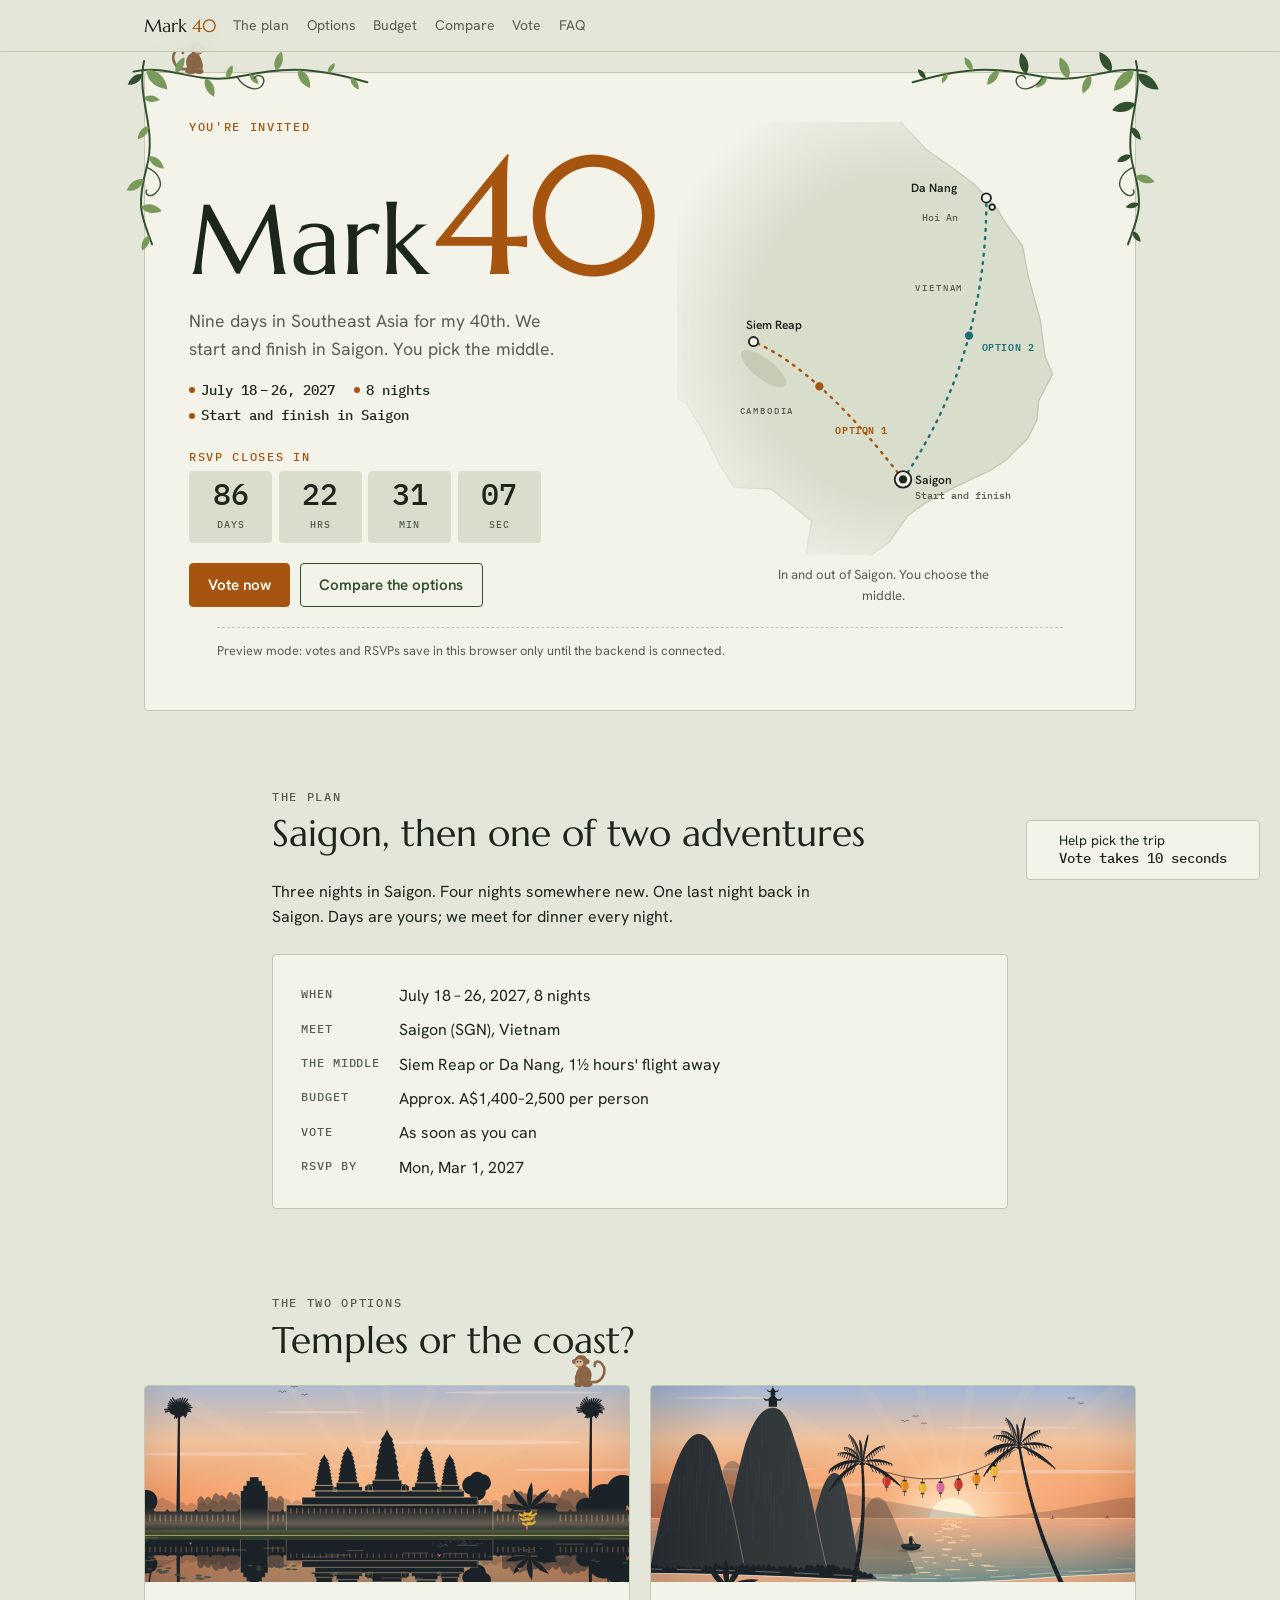
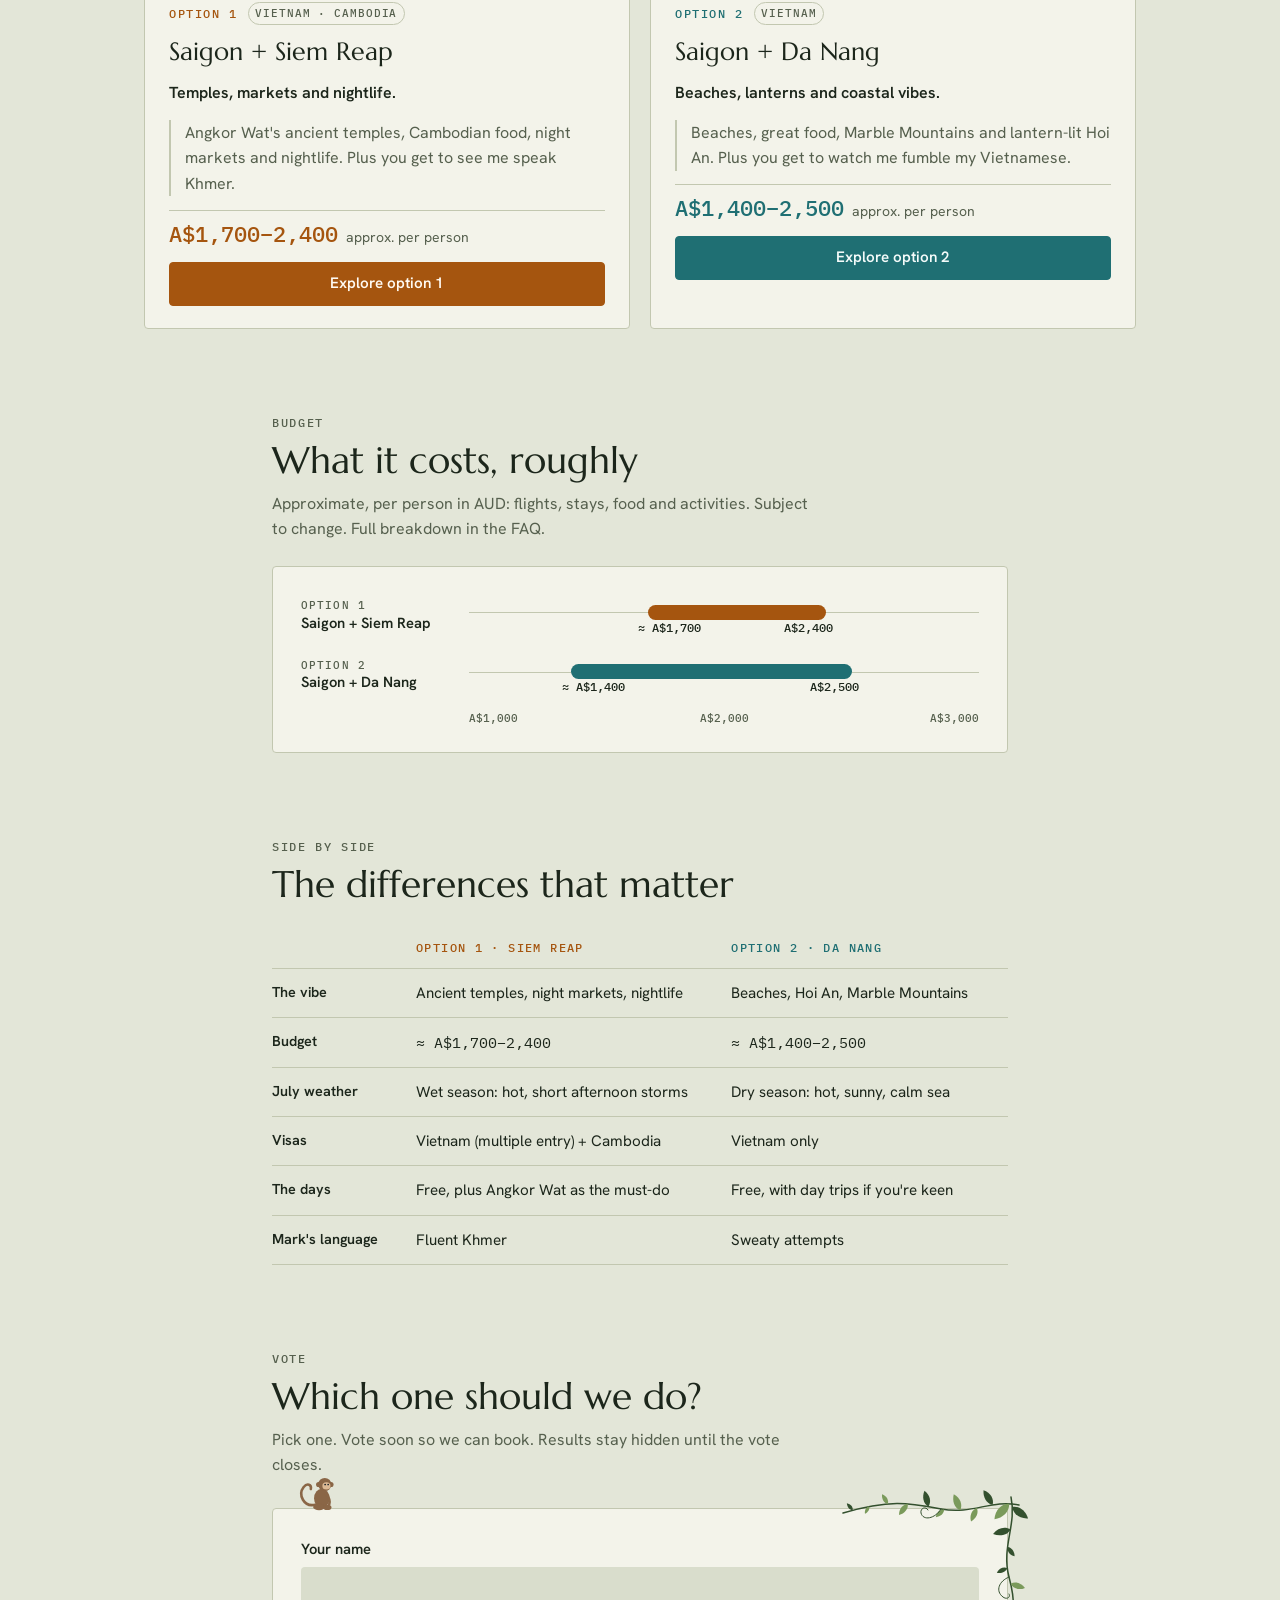
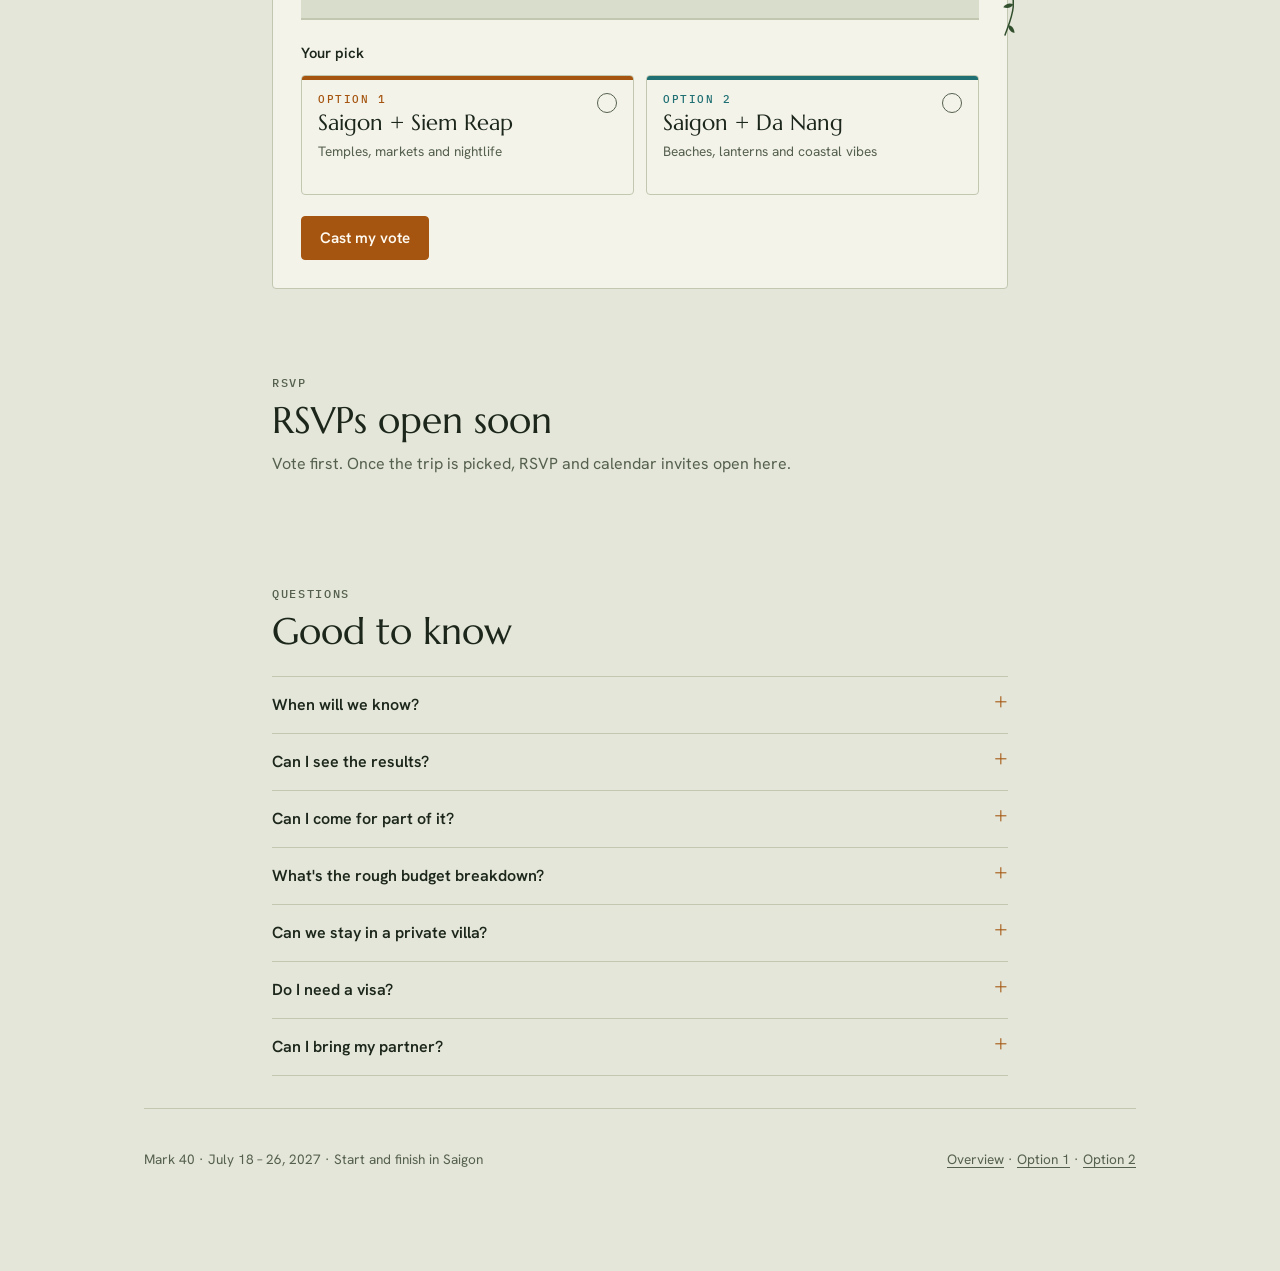
<file: index.html>
<!doctype html>
<html lang="en">
<head>
<meta charset="utf-8">
<meta name="viewport" content="width=device-width, initial-scale=1, viewport-fit=cover">
<title>Mark 40</title>
<meta name="description" content="Mark's 40th: 18–26 July 2027, starting and finishing in Saigon. Two options for the middle. Vote and RSVP.">
<meta name="theme-color" content="#33502e">
<link rel="preconnect" href="https://fonts.googleapis.com">
<link rel="preconnect" href="https://fonts.gstatic.com" crossorigin>
<link rel="stylesheet" href="https://fonts.googleapis.com/css2?family=Marcellus&family=Hanken+Grotesk:wght@400;500;600;700&family=IBM+Plex+Mono:wght@400;500&display=swap">
<link rel="stylesheet" href="assets/mark40.css?v=2">
</head>
<body>

<header class="top">
  <div class="top-inner">
    <a class="brand" href="#top">Mark <b>40</b></a>
    <nav class="nav" aria-label="Sections">
      <a href="#plan">The plan</a>
      <a href="#options">Options</a>
      <a href="#budget">Budget</a>
      <a href="#compare">Compare</a>
      <a href="#vote">Vote</a>
      <a href="#faq">FAQ</a>
    </nav>
    <a class="btn primary small" href="#rsvp">RSVP</a>
  </div>
</header>

<div class="wide" id="top">
  <div class="hero cover" data-vine="tl tr" data-vine-size="big" data-monkey="l">
    <div class="cover-grid">
      <div>
        <p class="eyebrow">You're invited</p>
        <h1 class="mark40"><span>Mark</span><b>40</b></h1>
        <p class="lede">Nine days in Southeast Asia for my 40th. We start and finish in Saigon. You pick the middle.</p>
        <div class="facts" id="hero-facts"></div>
        <div class="countdown">
          <p class="eyebrow" id="cd-label">RSVP closes in</p>
          <div class="cd-nums" id="cd">
            <div><b id="cd-d">--</b><small>days</small></div>
            <div><b id="cd-h">--</b><small>hrs</small></div>
            <div><b id="cd-m">--</b><small>min</small></div>
            <div><b id="cd-s">--</b><small>sec</small></div>
          </div>
        </div>
        <div class="row cta">
          <a class="btn primary" href="#vote" id="hero-cta">Vote now</a>
          <a class="btn" href="#options">Compare the options</a>
        </div>
      </div>
      <figure class="route">
          <svg id="route" viewBox="0 0 450 470" role="img" aria-label="Map of southern Vietnam and Cambodia. Both options fly out of Saigon and back. Option 1 goes west to Siem Reap in Cambodia, Option 2 goes north up the coast to Da Nang.">
            <defs><radialGradient id="mfade" cx="55%" cy="50%" r="62%"><stop offset=".62" stop-color="#fff"/><stop offset="1" stop-color="#000"/></radialGradient>
              <mask id="mland" maskUnits="userSpaceOnUse" x="0" y="0" width="450" height="470"><rect width="450" height="470" fill="url(#mfade)"/></mask></defs>
            <g mask="url(#mland)"><path class="land" d="M236.2 -24.8 L243.2 0.1 L271.0 30.3 L300.0 50.6 L323.2 68.0 L336.0 80.8 L346.4 92.4 L359.2 113.2 L375.4 134.7 L381.2 166.6 L394.5 214.7 L399.8 254.8 L407.9 273.9 L392.8 302.9 L391.1 323.2 L381.2 343.5 L358.0 366.7 L340.6 378.3 L300.0 397.4 L269.8 413.7 L250.7 427.6 L230.4 456.6 L201.4 476.9 L166.6 505.9 L137.6 514.6 L140.5 468.2 L146.3 433.4 L119.0 411.4 L101.6 398.6 L62.2 396.9 L44.8 369.6 L31.5 340.6 L10.0 305.8 L-7.4 294.2 L-53.8 294.2 L-53.8 -59.6 L236.2 -59.6 Z"/><path class="coast" d="M236.2 -24.8 L243.2 0.1 L271.0 30.3 L300.0 50.6 L323.2 68.0 L336.0 80.8 L346.4 92.4 L359.2 113.2 L375.4 134.7 L381.2 166.6 L394.5 214.7 L399.8 254.8 L407.9 273.9 L392.8 302.9 L391.1 323.2 L381.2 343.5 L358.0 366.7 L340.6 378.3 L300.0 397.4 L269.8 413.7 L250.7 427.6 L230.4 456.6 L201.4 476.9 L166.6 505.9 L137.6 514.6 L140.5 468.2 L146.3 433.4 L119.0 411.4 L101.6 398.6 L62.2 396.9 L44.8 369.6 L31.5 340.6 L10.0 305.8 L-7.4 294.2"/></g>
            <ellipse class="lake" cx="94.1" cy="268.1" rx="30" ry="11" transform="rotate(38 94.1 268.1)"/>
            <text class="country" x="68" y="317">Cambodia</text>
            <text class="country" x="259" y="184">Vietnam</text>
            <path id="leg1" class="leg o1" d="M245.5 388.2 Q154.3 269.3 83.1 238.5"/><path id="leg2" class="leg o2" d="M245.5 388.2 Q336.7 253.3 336.0 82.5"/>
            <circle class="plane o1" r="4.5"><animateMotion dur="7s" repeatCount="indefinite" keyPoints="0;1;0" keyTimes="0;.5;1" calcMode="linear"><mpath href="#leg1"/></animateMotion></circle><circle class="plane o2" r="4.5"><animateMotion dur="8s" repeatCount="indefinite" keyPoints="0;1;0" keyTimes="0;.5;1" calcMode="linear"><mpath href="#leg2"/></animateMotion></circle>
            <text class="tag o1" x="172" y="339">OPTION 1</text>
            <text class="tag o2" x="331" y="249">OPTION 2</text>
            <g class="o1"><circle class="dot" cx="83.1" cy="238.5" r="5"/><text class="city" x="75" y="225">Siem Reap</text></g>
            <g class="o2"><circle class="dot" cx="336.0" cy="82.5" r="5"/><text class="city" x="254" y="76">Da Nang</text><text class="city sub" x="266" y="108">Hoi An</text><circle class="dot" cx="342.3" cy="92.4" r="3"/></g>
            <circle class="dot" cx="245.5" cy="388.2" r="9"/><circle class="home" cx="245.5" cy="388.2" r="4.5"/>
            <text class="city" x="259" y="393">Saigon</text><text class="city sub" x="259" y="409">Start and finish</text>
          </svg>
          <figcaption>In and out of Saigon. You choose the middle.</figcaption>
        </figure>
    </div>
    <p class="demo-note" hidden>Preview mode: votes and RSVPs save in this browser only until the backend is connected.</p>
  </div>
</div>

<main>

  <section id="admin" class="wrap" hidden>
    <div class="sec-head"><p class="eyebrow">Host view</p><h2>Guest list and votes</h2></div>
    <div class="panel stack">
      <form id="admin-form" class="row" style="gap:.6rem">
        <div class="field" style="flex:1 1 14rem"><label for="admin-key">Admin key</label><input id="admin-key" type="password" autocomplete="current-password" placeholder="From Code.gs"></div>
        <button class="btn primary" type="submit" style="align-self:end">Load RSVPs</button>
      </form>
      <div id="admin-out" class="stack"></div>
    </div>
  </section>

  <section id="plan" class="wrap">
    <div class="sec-head">
      <p class="eyebrow">The plan</p>
      <h2>Saigon, then one of two adventures</h2>
    </div>
    <div class="prose">
      <p>Three nights in Saigon. Four nights somewhere new. One last night back in Saigon. Days are yours; we meet for dinner every night.</p>
    </div>
    <div class="panel" style="margin-top:1.5rem">
      <dl class="kv">
        <dt>When</dt><dd><span class="js-range">18–26 July 2027</span>, 8 nights</dd>
        <dt>Meet</dt><dd>Saigon (SGN), Vietnam</dd>
        <dt>The middle</dt><dd>Siem Reap or Da Nang, 1½ hours' flight away</dd>
        <dt>Budget</dt><dd>Approx. A$1,400–2,500 per person</dd>
        <dt>Vote</dt><dd>As soon as you can</dd>
        <dt>RSVP by</dt><dd><span class="js-rsvpby">1 March 2027</span></dd>
      </dl>
    </div>
  </section>

  <section id="options" class="wide">
    <div class="sec-head wrap" style="margin-inline:auto">
      <p class="eyebrow">The two options</p>
      <h2>Temples or the coast?</h2>
    </div>
    <div class="opts">
      <article class="opt o1" data-route="1" data-monkey="r">
        <svg class="art scene" data-scene="angkor" viewBox="40 110 740 300" aria-hidden="true"></svg>
        <div class="body">
          <div class="kicker"><span class="num">Option 1</span><span class="chip">Vietnam · Cambodia</span></div>
          <h3>Saigon + Siem Reap</h3>
          <p class="tagline">Temples, markets and nightlife.</p>
          <blockquote>Angkor Wat's ancient temples, Cambodian food, night markets and nightlife. Plus you get to see me speak Khmer.</blockquote>
          <div class="price"><b data-budget="angkor">A$1,700–2,400</b><span class="small muted">approx. per person</span></div>
          <a class="btn primary" href="angkor.html">Explore option 1</a>
        </div>
      </article>
      <article class="opt o2" data-route="2">
        <svg class="art scene" data-scene="danang" viewBox="0 70 800 330" aria-hidden="true"></svg>
        <div class="body">
          <div class="kicker"><span class="num">Option 2</span><span class="chip">Vietnam</span></div>
          <h3>Saigon + Da Nang</h3>
          <p class="tagline">Beaches, lanterns and coastal vibes.</p>
          <blockquote>Beaches, great food, Marble Mountains and lantern-lit Hoi An. Plus you get to watch me fumble my Vietnamese.</blockquote>
          <div class="price"><b data-budget="danang">A$1,400–2,500</b><span class="small muted">approx. per person</span></div>
          <a class="btn teal" href="danang.html">Explore option 2</a>
        </div>
      </article>
    </div>
  </section>

  <section id="budget" class="wrap">
    <div class="sec-head">
      <p class="eyebrow">Budget</p>
      <h2>What it costs, roughly</h2>
      <p>Approximate, per person in AUD: flights, stays, food and activities. Subject to change. Full breakdown in the FAQ.</p>
    </div>
    <div class="panel"><div class="budget" id="budget-chart"></div></div>
  </section>

  <section id="compare" class="wrap">
    <div class="sec-head">
      <p class="eyebrow">Side by side</p>
      <h2>The differences that matter</h2>
    </div>
    <div class="compare-wrap">
      <table class="compare">
        <thead><tr><th></th><th class="o1">Option 1 · Siem Reap</th><th class="o2">Option 2 · Da Nang</th></tr></thead>
        <tbody>
          <tr><th>The vibe</th><td>Ancient temples, night markets, nightlife</td><td>Beaches, Hoi An, Marble Mountains</td></tr>
          <tr><th>Budget</th><td class="mono">≈ <span data-budget="angkor">A$1,700–2,400</span></td><td class="mono">≈ <span data-budget="danang">A$1,400–2,500</span></td></tr>
          <tr><th>July weather</th><td>Wet season: hot, short afternoon storms</td><td>Dry season: hot, sunny, calm sea</td></tr>
          <tr><th>Visas</th><td>Vietnam (multiple entry) + Cambodia</td><td>Vietnam only</td></tr>
          <tr><th>The days</th><td>Free, plus Angkor Wat as the must-do</td><td>Free, with day trips if you're keen</td></tr>
          <tr><th>Mark's language</th><td>Fluent Khmer</td><td>Sweaty attempts</td></tr>
        </tbody>
      </table>
    </div>
  </section>

  <section id="vote" class="wrap">
    <div class="sec-head">
      <p class="eyebrow">Vote</p>
      <h2 id="vote-title">Which one should we do?</h2>
      <p id="vote-sub">Pick one. Vote soon so we can book. Results stay hidden until the vote closes.</p>
    </div>
    <div class="panel" id="vote-panel" data-vine="tr" data-monkey="l">
      <form id="vote-form" novalidate>
        <div class="field">
          <label for="v-name">Your name</label>
          <input id="v-name" name="vname" type="text" autocomplete="name" maxlength="60">
        </div>
        <fieldset>
          <span class="legend">Your pick</span>
          <div class="vote-opts" id="vote-opts"></div>
        </fieldset>
        <div class="hp" aria-hidden="true"><label for="v-website">Leave this empty</label><input id="v-website" name="website" type="text" tabindex="-1" autocomplete="off"></div>
        <div class="form-foot">
          <p class="err" id="vote-err" role="alert" hidden></p>
          <div class="row"><button class="btn primary" type="submit" id="vote-btn">Cast my vote</button></div>
        </div>
      </form>
      <div class="summary" id="vote-done" hidden></div>
      <div id="vote-results" hidden></div>
    </div>
  </section>

  <section id="rsvp" class="wrap">
    <div class="sec-head">
      <p class="eyebrow">RSVP</p>
      <h2 id="rsvp-title">Are you coming?</h2>
      <p id="rsvp-sub">By <b class="js-rsvpby">the deadline</b>. One per person. You can change it any time.</p>
    </div>
    <div class="panel" id="rsvp-panel" data-vine="tl br" data-monkey="r">
      <form id="rsvp-form" novalidate>
        <div class="field">
          <label for="f-name">Your name</label>
          <input id="f-name" name="name" type="text" autocomplete="name" required maxlength="80">
        </div>
        <div class="field">
          <label for="f-email">Email</label>
          <input id="f-email" name="email" type="email" autocomplete="email" inputmode="email" required maxlength="120">
          <span class="hint">For your invite and reminders.</span>
        </div>
        <fieldset>
          <span class="legend">Can you make it?</span>
          <div class="choice">
            <input type="radio" id="f-yes" name="attending" value="yes"><label for="f-yes"><strong>I'm in</strong><span>Count me in for the trip</span></label>
            <input type="radio" id="f-no" name="attending" value="no"><label for="f-no"><strong>Can't make it</strong><span>I'll be there in spirit</span></label>
          </div>
        </fieldset>
        <div id="yes-fields" class="stack" style="gap:1.35rem" hidden>
          <fieldset>
            <span class="legend">Your dates</span>
            <div class="dates">
              <div class="field"><label for="f-arrive" class="small">Arriving in Saigon</label><input id="f-arrive" name="arrive" type="date"></div>
              <div class="field"><label for="f-depart" class="small">Flying home</label><input id="f-depart" name="depart" type="date"></div>
            </div>
            <div class="row"><button type="button" class="btn link small" id="whole-week">I'm there the whole time</button><span class="hint" id="nights-note"></span></div>
          </fieldset>
          <fieldset>
            <span class="legend">Dietary needs and allergies</span>
            <div class="pills" id="diet"></div>
          </fieldset>
          <div class="field">
            <label for="f-allergy">Allergy details</label>
            <textarea id="f-allergy" name="dietaryNotes" maxlength="500" placeholder="How serious? Do you carry an EpiPen?"></textarea>
            <span class="hint">Fish sauce, peanuts and shrimp paste are everywhere here, so be specific.</span>
          </div>
          <div class="field">
            <label for="f-phone">WhatsApp number <span class="muted" style="font-weight:400">(optional)</span></label>
            <input id="f-phone" name="phone" type="tel" autocomplete="tel" maxlength="30" placeholder="+61 …">
            <span class="hint">For the trip group chat.</span>
          </div>
        </div>
        <div class="field">
          <label for="f-notes">Anything else? <span class="muted" style="font-weight:400">(optional)</span></label>
          <textarea id="f-notes" name="notes" maxlength="500" placeholder="Flight times, who you'd like to room with, questions…"></textarea>
        </div>
        <div class="hp" aria-hidden="true"><label for="f-website">Leave this empty</label><input id="f-website" name="website" type="text" tabindex="-1" autocomplete="off"></div>
        <div class="form-foot">
          <p class="err" id="form-err" role="alert" hidden></p>
          <div class="row">
            <button class="btn primary" type="submit" id="submit">Send RSVP</button>
            <button class="btn" type="button" id="cancel-edit" hidden>Cancel</button>
          </div>
          <p class="small muted" id="find-wrap">Already replied on another device? <button type="button" class="btn link small" id="find-btn">Email me my edit link</button></p>
        </div>
      </form>
      <div class="summary" id="rsvp-summary" hidden></div>
    </div>
  </section>

  <section id="faq" class="wrap">
    <div class="sec-head"><p class="eyebrow">Questions</p><h2>Good to know</h2></div>
    <div>
      <details><summary>When will we know?</summary><p>As soon as the votes are in. Mark will email everyone.</p></details>
      <details><summary>Can I see the results?</summary><p>Once the vote closes. Until then they're hidden so nobody's swayed.</p></details>
      <details><summary>Can I come for part of it?</summary><p>Yes. Set your own dates when you RSVP.</p></details>
      <details><summary>What's the rough budget breakdown?</summary><div class="btable"></div><p class="bnote">Approximate, per person, flying from Melbourne. Subject to change once flights and stays are booked.</p></details>
      <details><summary>Can we stay in a private villa?</summary><p>Yes, a private villa with a pool is an option in both Siem Reap and Da Nang. Great for a group, and you can share the cost. Rough nightly rates per villa, in AUD:</p><table class="btab"><thead><tr><th>Villa</th><th class="o1">Siem Reap</th><th class="o2">Da Nang</th></tr></thead><tbody><tr><th scope="row">2–3 bedrooms</th><td>A$100–250</td><td>A$180–400</td></tr><tr><th scope="row">4 bedrooms</th><td>A$150–350</td><td>A$250–500</td></tr><tr><th scope="row">5–6 bedrooms</th><td>A$250–500+</td><td>A$350–700+</td></tr></tbody></table><p class="bnote">Approximate and subject to change. The villa rate is per night for the whole villa, not per person. Villa costs aren't set yet, so the budget above is a guide only.</p></details>
      <details><summary>Do I need a visa?</summary><p>Most people need a Vietnam e-Visa. Option 1 also needs a Cambodian one. Each option page has the links.</p></details>
      <details><summary>Can I bring my partner?</summary><p>Yes. They vote and RSVP for themselves.</p></details>
    </div>
  </section>
</main>

<footer>
  <span>Mark 40 · <span class="js-range">July 2027</span> · Start and finish in Saigon</span>
  <span><a href="./">Overview</a> · <a href="angkor.html">Option 1</a> · <a href="danang.html">Option 2</a></span>
</footer>

<div class="bar" id="bar">
  <p><span id="bar-label">RSVP by</span><b id="bar-when">—</b></p>
  <a class="btn primary small" href="#rsvp" id="bar-btn">RSVP</a>
</div>
<div class="toast" id="toast" role="status" aria-live="polite"></div>

<script src="assets/config.js?v=2"></script>
<script>
/* Page settings. Shared settings (dates, backend URL, budgets) live in assets/config.js. */
window.TRIP = {
  "page": "cover"
};
</script>
<script src="assets/scene-angkor.js"></script>
<script src="assets/scene-danang.js"></script>
<script src="assets/mark40.js?v=2"></script>
</body>
</html>
</file>
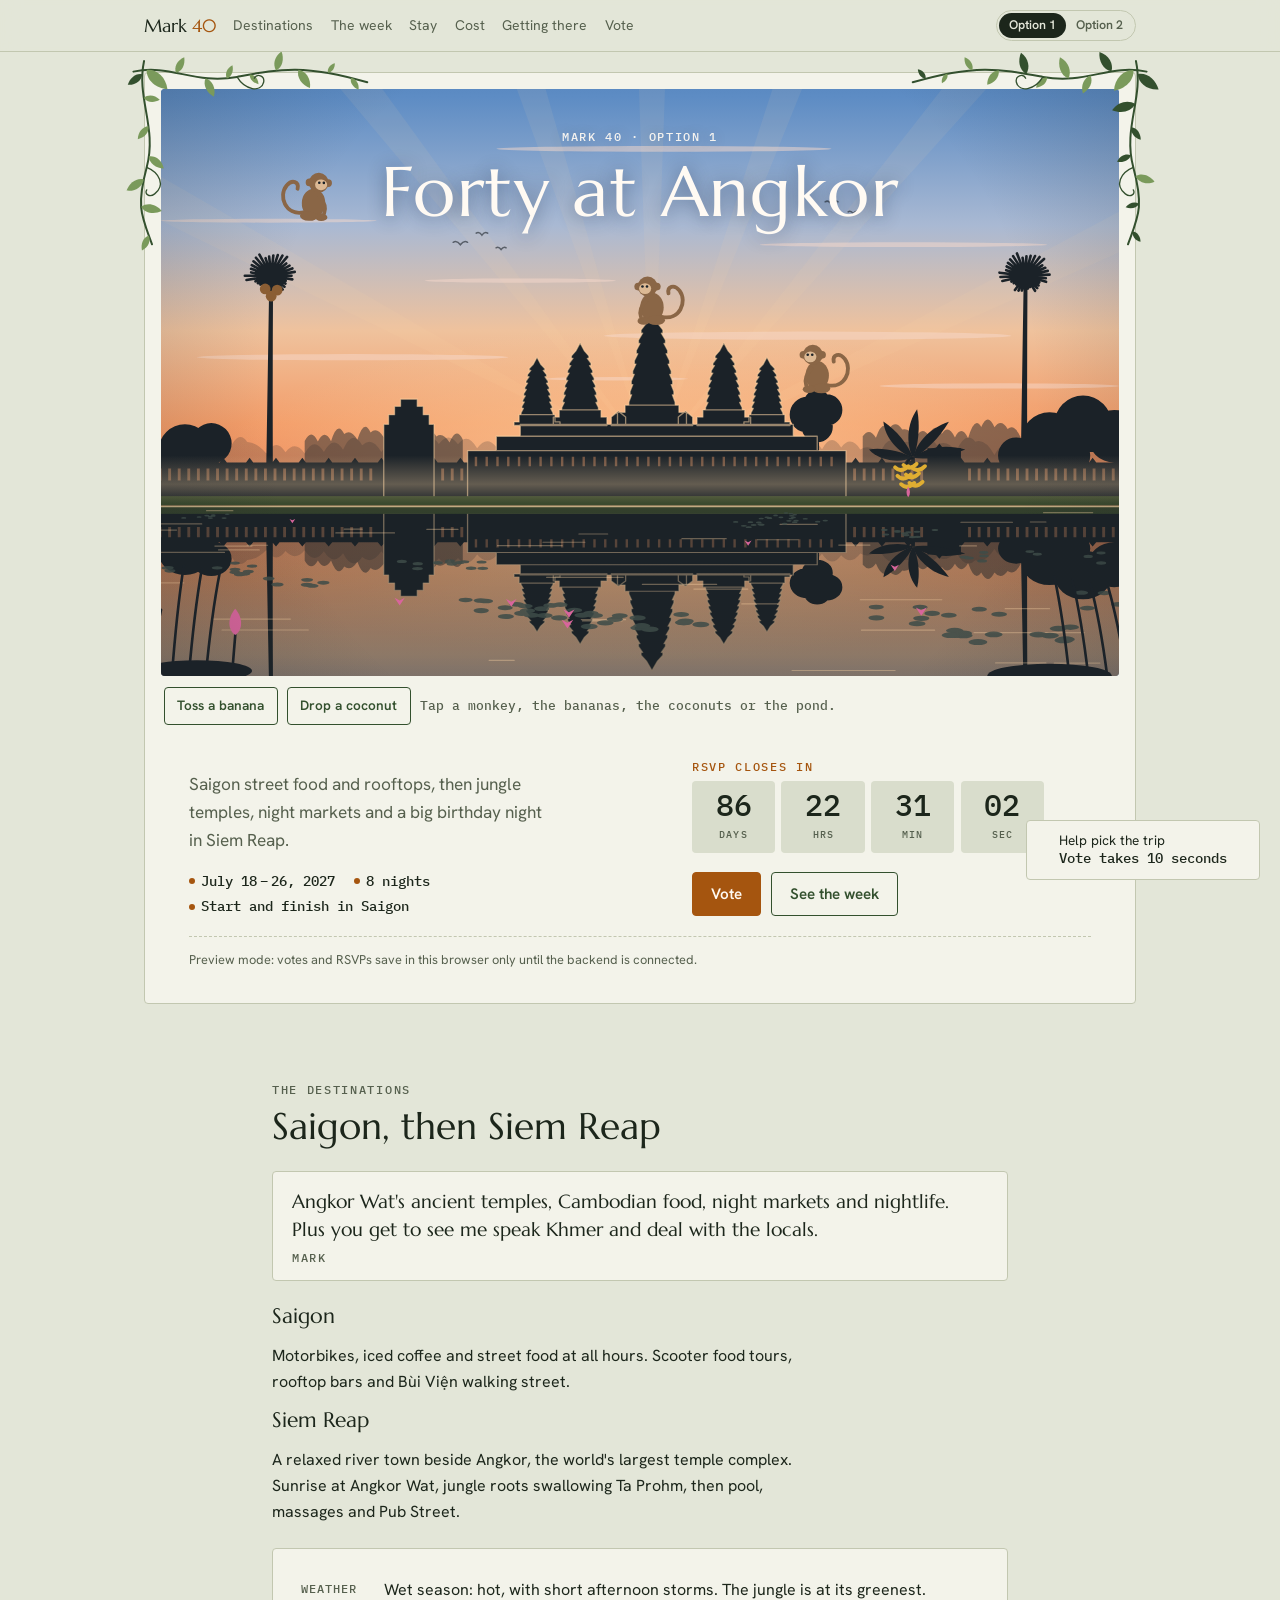
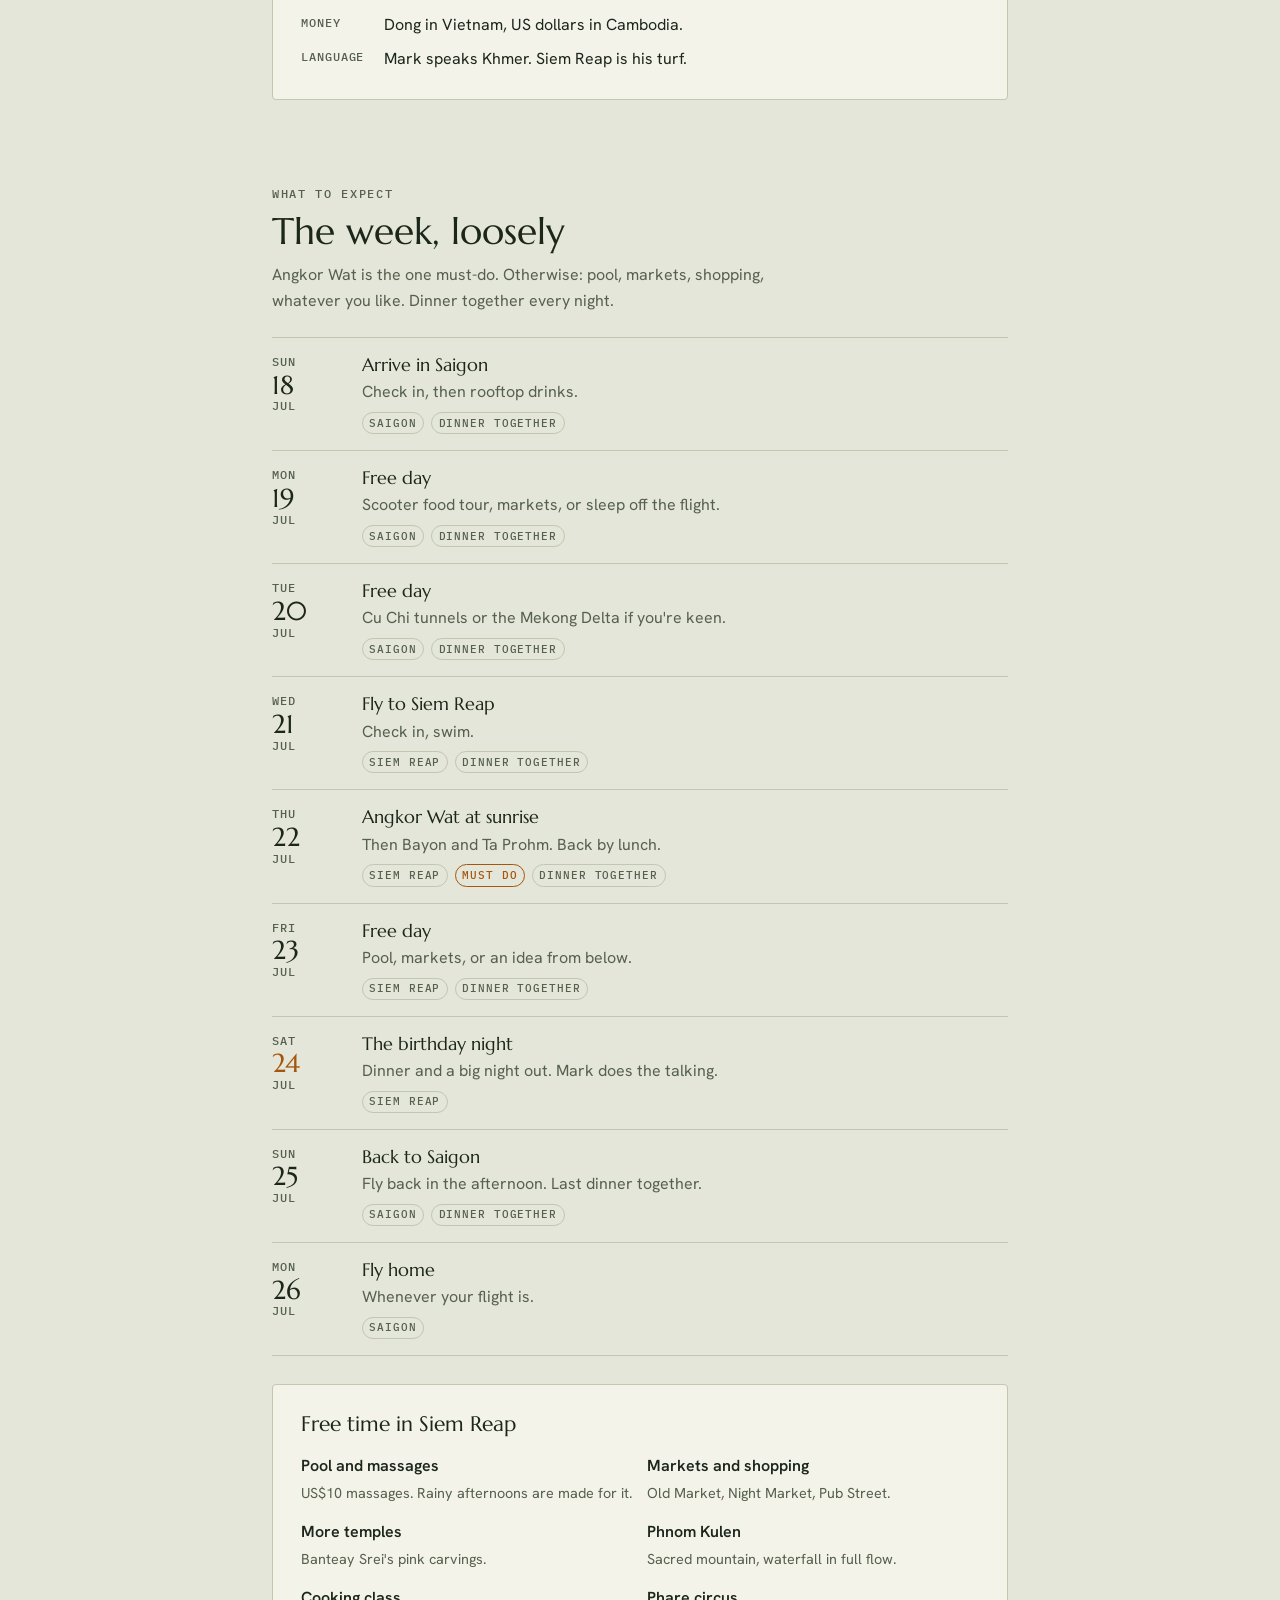
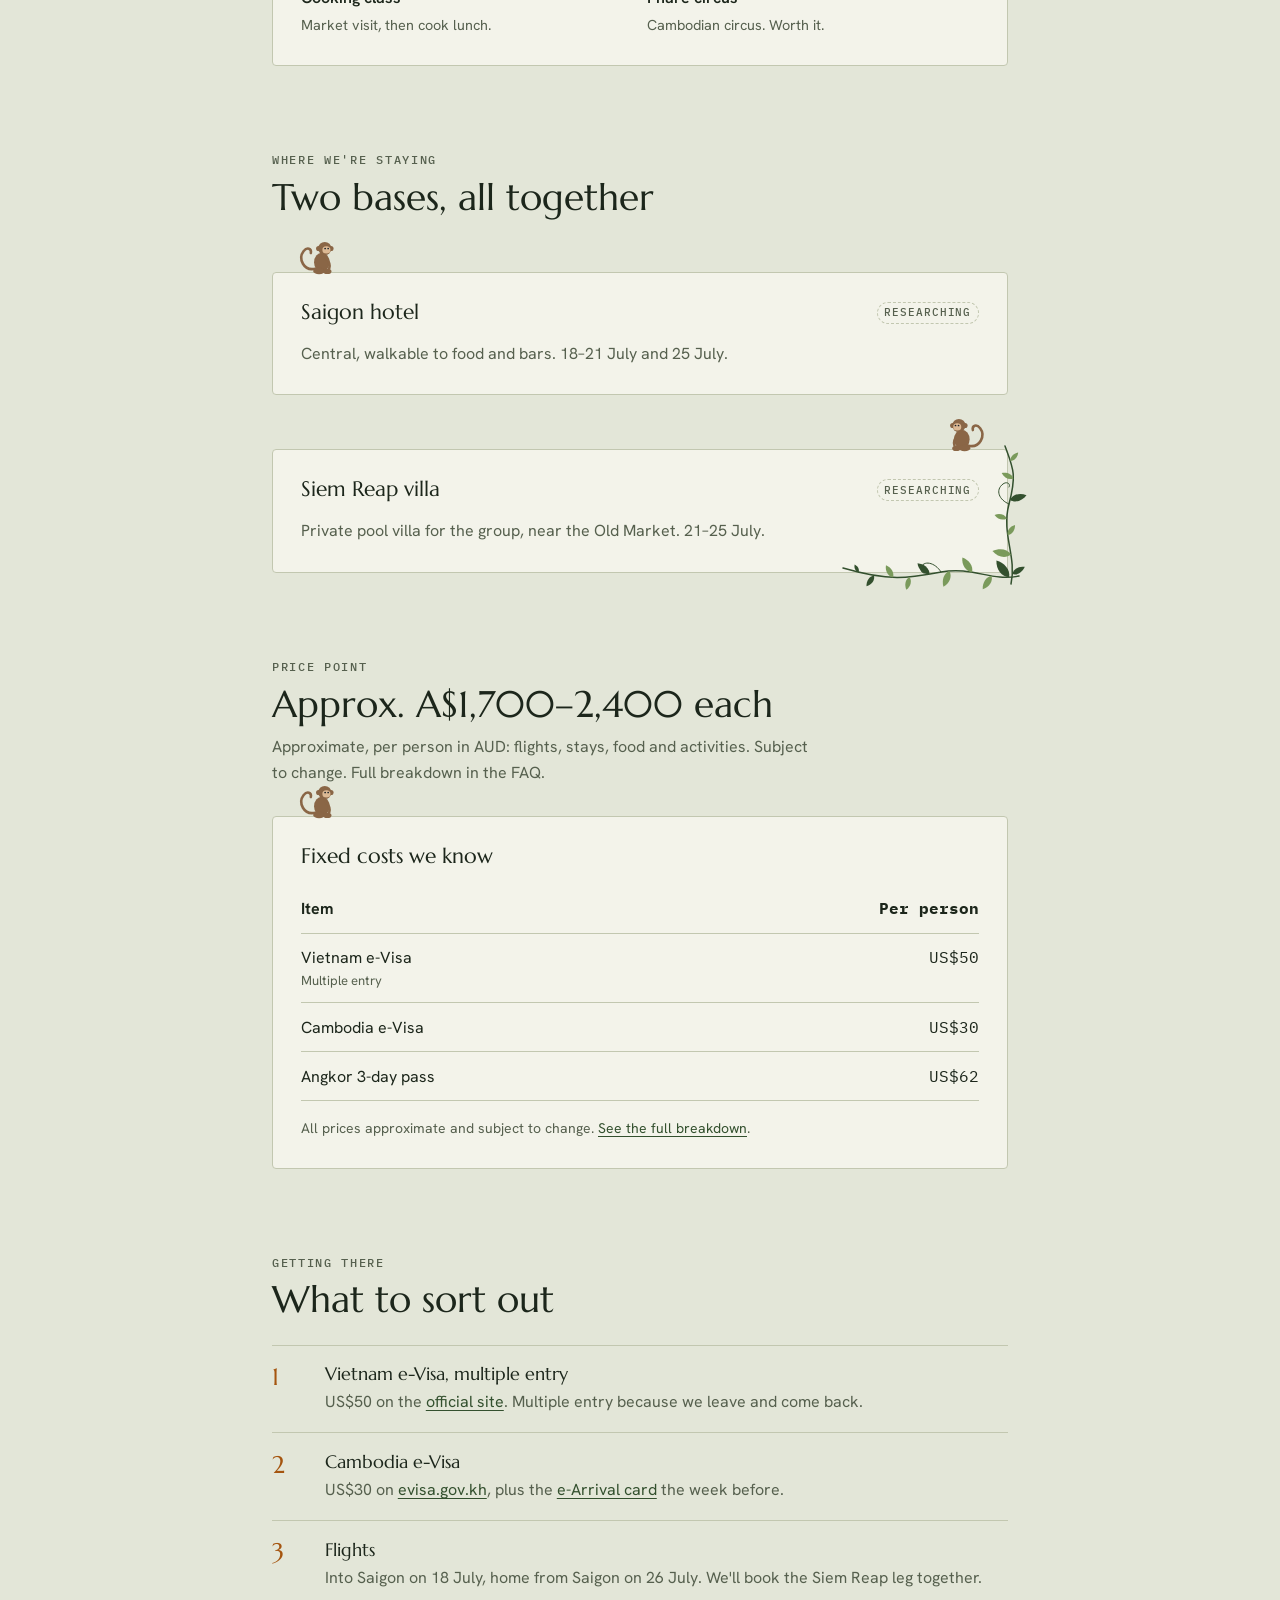
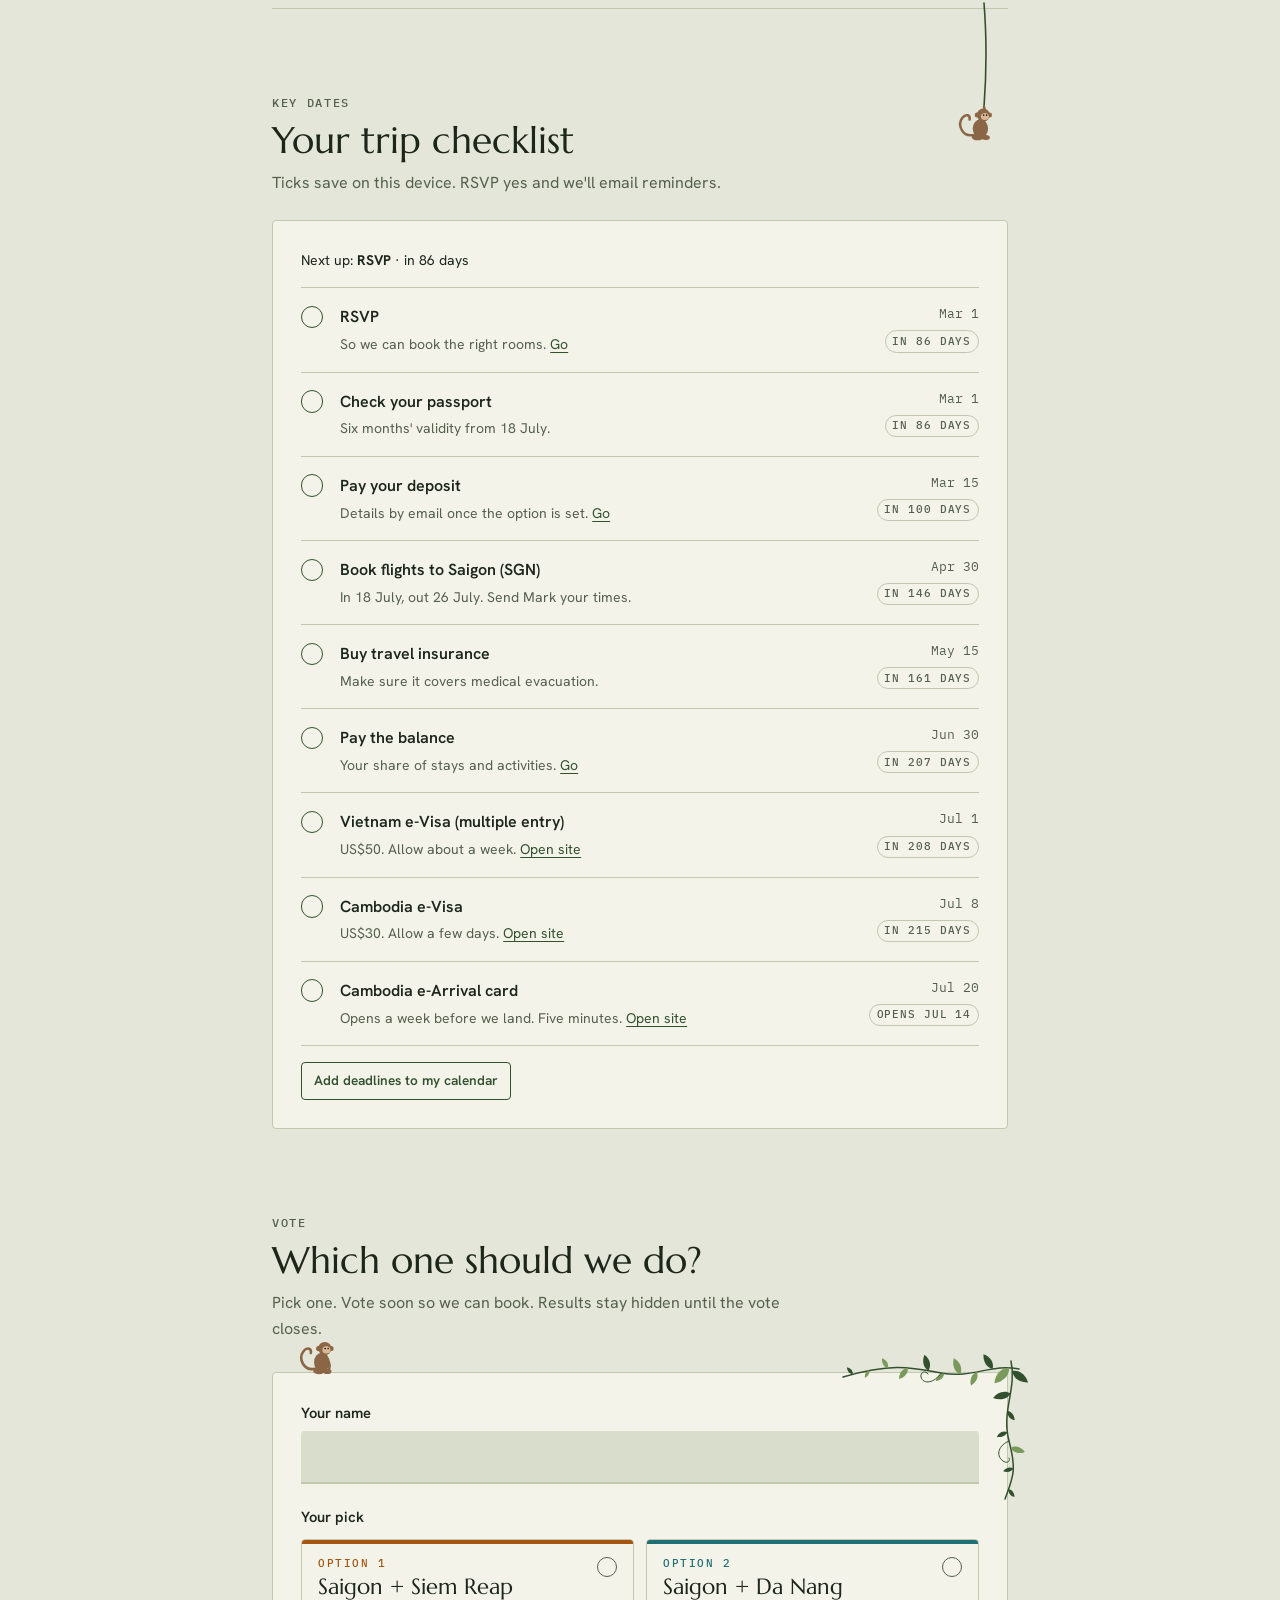
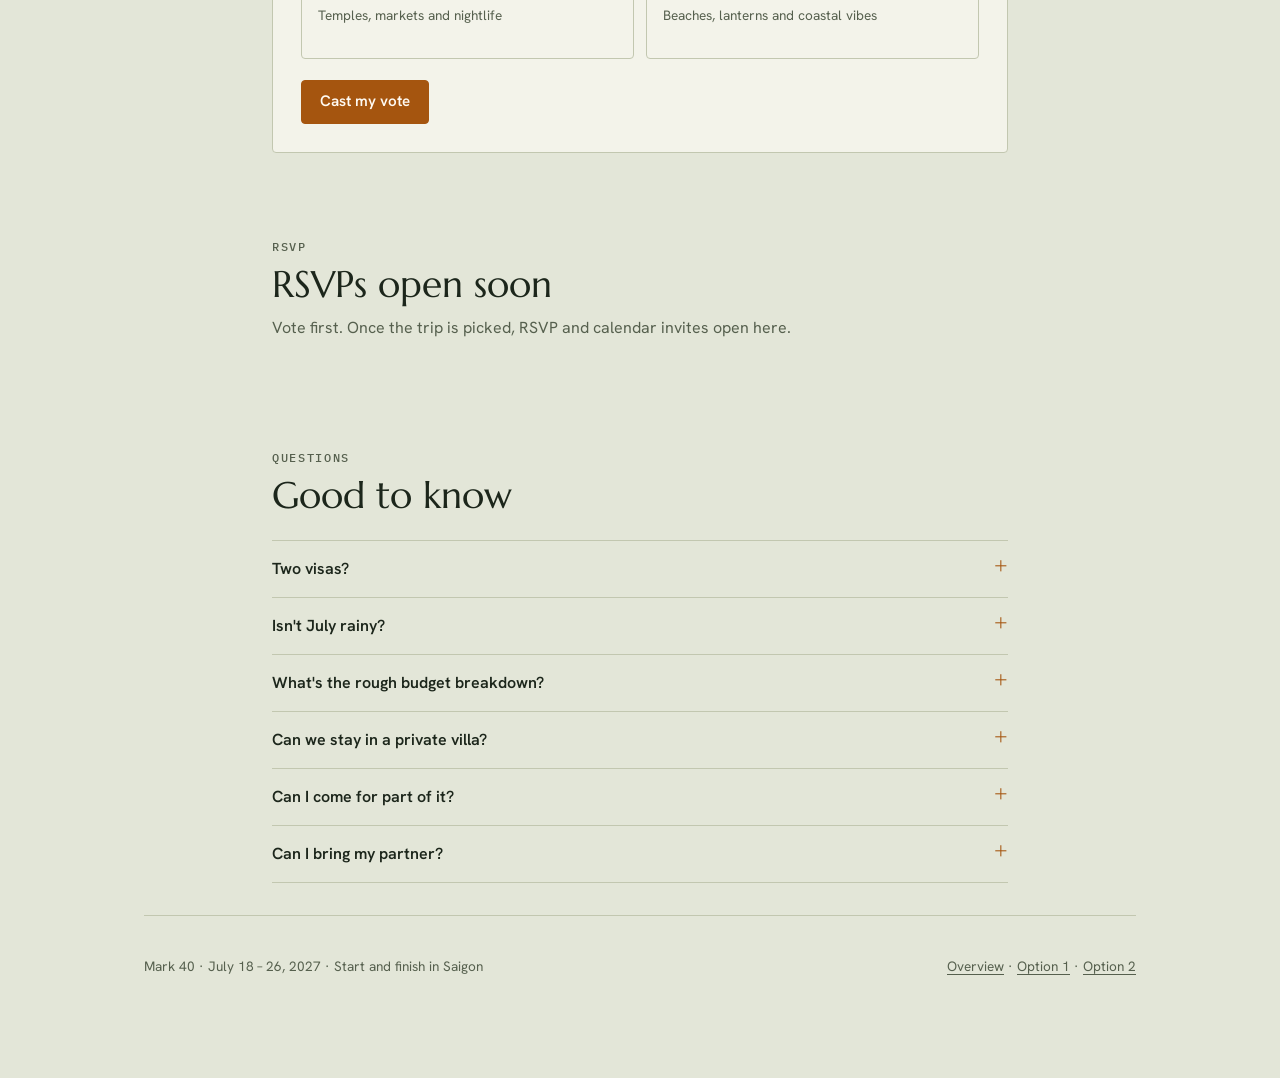
<file: angkor.html>
<!doctype html>
<html lang="en">
<head>
<meta charset="utf-8">
<meta name="viewport" content="width=device-width, initial-scale=1, viewport-fit=cover">
<title>Forty at Angkor</title>
<meta name="description" content="Mark 40, option 1: Saigon + Siem Reap, 18–26 July 2027.">
<meta name="theme-color" content="#33502e">
<link rel="preconnect" href="https://fonts.googleapis.com">
<link rel="preconnect" href="https://fonts.gstatic.com" crossorigin>
<link rel="stylesheet" href="https://fonts.googleapis.com/css2?family=Marcellus&family=Hanken+Grotesk:wght@400;500;600;700&family=IBM+Plex+Mono:wght@400;500&display=swap">
<link rel="stylesheet" href="assets/mark40.css?v=2">
</head>
<body>

<header class="top">
  <div class="top-inner">
    <a class="brand" href="./">Mark <b>40</b></a>
    <nav class="nav" aria-label="Sections">
      <a href="#destination">Destinations</a>
      <a href="#expect">The week</a>
      <a href="#stay">Stay</a>
      <a href="#cost">Cost</a>
      <a href="#getting-there">Getting there</a>
      <a href="#vote">Vote</a>
    </nav>
    <div class="switch" aria-label="Options"><a href="angkor.html" aria-current="page">Option 1</a><a href="danang.html">Option 2</a></div>
    <a class="btn primary small" href="#rsvp">RSVP</a>
  </div>
</header>

<div class="wide" id="top">
  <div class="hero" data-vine="tl tr" data-vine-size="big">
    <div class="stage">
      <svg id="scene" class="scene" viewBox="0 -10 800 490" role="img" aria-label="Angkor Wat silhouetted at dawn, reflected in a lily pond between two sugar palms. Monkeys swing from the palms and sit on the temple towers. Tap them, the bananas, the coconuts or the pond."></svg>
      <div class="sky-title"><p class="eyebrow">Mark 40 · Option 1</p><h1>Forty at Angkor</h1></div>
    </div>
    <div class="play">
      <button class="btn small" type="button" id="toss">Toss a banana</button>
      <button class="btn small" type="button" id="drop">Drop a coconut</button>
      <span class="score" id="score" aria-live="polite"></span>
    </div>
    <div class="hero-grid">
      <div>
        <p class="lede">Saigon street food and rooftops, then jungle temples, night markets and a big birthday night in Siem Reap.</p>
        <div class="facts" id="hero-facts"></div>
      </div>
      <div>
        <div class="countdown">
          <p class="eyebrow" id="cd-label">RSVP closes in</p>
          <div class="cd-nums" id="cd">
            <div><b id="cd-d">--</b><small>days</small></div>
            <div><b id="cd-h">--</b><small>hrs</small></div>
            <div><b id="cd-m">--</b><small>min</small></div>
            <div><b id="cd-s">--</b><small>sec</small></div>
          </div>
        </div>
        <div class="row cta">
          <a class="btn primary" href="#vote" id="hero-cta">Vote</a>
          <a class="btn" href="#expect">See the week</a>
        </div>
      </div>
    </div>
    <p class="demo-note" hidden>Preview mode: votes and RSVPs save in this browser only until the backend is connected.</p>
  </div>
</div>

<main>

  <section id="admin" class="wrap" hidden>
    <div class="sec-head"><p class="eyebrow">Host view</p><h2>Guest list and votes</h2></div>
    <div class="panel stack">
      <form id="admin-form" class="row" style="gap:.6rem">
        <div class="field" style="flex:1 1 14rem"><label for="admin-key">Admin key</label><input id="admin-key" type="password" autocomplete="current-password" placeholder="From Code.gs"></div>
        <button class="btn primary" type="submit" style="align-self:end">Load RSVPs</button>
      </form>
      <div id="admin-out" class="stack"></div>
    </div>
  </section>

  <section id="destination" class="wrap">
    <div class="sec-head">
      <p class="eyebrow">The destinations</p>
      <h2>Saigon, then Siem Reap</h2>
    </div>
    <figure class="quote"><p>Angkor Wat's ancient temples, Cambodian food, night markets and nightlife. Plus you get to see me speak Khmer and deal with the locals.</p><cite>Mark</cite></figure>
    <div class="prose" style="margin-top:1.5rem">
      <h3>Saigon</h3>
      <p>Motorbikes, iced coffee and street food at all hours. Scooter food tours, rooftop bars and Bùi Viện walking street.</p>
      <h3>Siem Reap</h3>
      <p>A relaxed river town beside Angkor, the world's largest temple complex. Sunrise at Angkor Wat, jungle roots swallowing Ta Prohm, then pool, massages and Pub Street.</p>
    </div>
    <div class="panel" style="margin-top:1.5rem">
      <dl class="kv">
        <dt>Weather</dt><dd>Wet season: hot, with short afternoon storms. The jungle is at its greenest.</dd>
        <dt>Money</dt><dd>Dong in Vietnam, US dollars in Cambodia.</dd>
        <dt>Language</dt><dd>Mark speaks Khmer. Siem Reap is his turf.</dd></dl>
    </div>
  </section>

  <section id="expect" class="wrap">
    <div class="sec-head">
      <p class="eyebrow">What to expect</p>
      <h2>The week, loosely</h2>
      <p>Angkor Wat is the one must-do. Otherwise: pool, markets, shopping, whatever you like. Dinner together every night.</p>
    </div>
    <div class="days" id="days"></div>
    <div class="panel stack" style="margin-top:1.75rem">
      <h3>Free time in Siem Reap</h3>
      <div class="ideas">
        <div><b>Pool and massages</b><span>US$10 massages. Rainy afternoons are made for it.</span></div>
        <div><b>Markets and shopping</b><span>Old Market, Night Market, Pub Street.</span></div>
        <div><b>More temples</b><span>Banteay Srei's pink carvings.</span></div>
        <div><b>Phnom Kulen</b><span>Sacred mountain, waterfall in full flow.</span></div>
        <div><b>Cooking class</b><span>Market visit, then cook lunch.</span></div>
        <div><b>Phare circus</b><span>Cambodian circus. Worth it.</span></div></div>
    </div>
  </section>

  <section id="stay" class="wrap">
    <div class="sec-head">
      <p class="eyebrow">Where we're staying</p>
      <h2>Two bases, all together</h2>
    </div>
    <div class="stay-grid">
      <div class="panel stack" data-monkey="l">
        <div class="row" style="justify-content:space-between"><h3>Saigon hotel</h3><span class="chip draft">Researching</span></div>
        <p class="muted">Central, walkable to food and bars. 18–21 July and 25 July.</p>
      </div>
      <div class="panel stack" data-vine="br" data-monkey="r">
        <div class="row" style="justify-content:space-between"><h3>Siem Reap villa</h3><span class="chip draft">Researching</span></div>
        <p class="muted">Private pool villa for the group, near the Old Market. 21–25 July.</p>
      </div>
    </div>
  </section>

  <section id="cost" class="wrap">
    <div class="sec-head">
      <p class="eyebrow">Price point</p>
      <h2>Approx. <span data-budget="angkor">A$1,700–2,400</span> each</h2>
      <p>Approximate, per person in AUD: flights, stays, food and activities. Subject to change. Full breakdown in the FAQ.</p>
    </div>
    <div class="panel stack" data-monkey="l">
      <h3>Fixed costs we know</h3>
      <div class="table-wrap">
        <table class="cost" id="cost-table">
          <thead><tr><th>Item</th><th>Per person</th></tr></thead>
          <tbody></tbody>
        </table>
      </div>
      <p class="small muted">All prices approximate and subject to change. <a href="#faq">See the full breakdown</a>.</p>
    </div>
  </section>

  <section id="getting-there" class="wrap">
    <div class="sec-head">
      <p class="eyebrow">Getting there</p>
      <h2>What to sort out</h2>
    </div>
    <ol class="steps">
      <li><div><h3>Vietnam e-Visa, multiple entry</h3><p class="muted">US$50 on the <a href="https://evisa.xuatnhapcanh.gov.vn/" target="_blank" rel="noopener">official site</a>. Multiple entry because we leave and come back.</p></div></li>
      <li><div><h3>Cambodia e-Visa</h3><p class="muted">US$30 on <a href="https://www.evisa.gov.kh/" target="_blank" rel="noopener">evisa.gov.kh</a>, plus the <a href="https://arrival.gov.kh/" target="_blank" rel="noopener">e-Arrival card</a> the week before.</p></div></li>
      <li><div><h3>Flights</h3><p class="muted">Into Saigon on 18 July, home from Saigon on 26 July. We'll book the Siem Reap leg together.</p></div></li></ol>
  </section>

  <section id="dates" class="wrap">
    <div class="sec-head has-swinger">
      <p class="eyebrow">Key dates</p>
      <h2>Your trip checklist</h2>
      <p>Ticks save on this device. RSVP yes and we'll email reminders.</p>
      <button class="swinger" type="button" id="swinger" aria-label="Swinging monkey"></button>
    </div>
    <div class="panel stack">
      <p class="small" id="next-up">Next up: —</p>
      <ul class="timeline" id="timeline"></ul>
      <div class="row"><button class="btn small" type="button" id="add-deadlines">Add deadlines to my calendar</button></div>
    </div>
  </section>

  <section id="vote" class="wrap">
    <div class="sec-head">
      <p class="eyebrow">Vote</p>
      <h2 id="vote-title">Which one should we do?</h2>
      <p id="vote-sub">Pick one. Vote soon so we can book. Results stay hidden until the vote closes.</p>
    </div>
    <div class="panel" id="vote-panel" data-vine="tr" data-monkey="l">
      <form id="vote-form" novalidate>
        <div class="field">
          <label for="v-name">Your name</label>
          <input id="v-name" name="vname" type="text" autocomplete="name" maxlength="60">
        </div>
        <fieldset>
          <span class="legend">Your pick</span>
          <div class="vote-opts" id="vote-opts"></div>
        </fieldset>
        <div class="hp" aria-hidden="true"><label for="v-website">Leave this empty</label><input id="v-website" name="website" type="text" tabindex="-1" autocomplete="off"></div>
        <div class="form-foot">
          <p class="err" id="vote-err" role="alert" hidden></p>
          <div class="row"><button class="btn primary" type="submit" id="vote-btn">Cast my vote</button></div>
        </div>
      </form>
      <div class="summary" id="vote-done" hidden></div>
      <div id="vote-results" hidden></div>
    </div>
  </section>

  <section id="rsvp" class="wrap">
    <div class="sec-head">
      <p class="eyebrow">RSVP</p>
      <h2 id="rsvp-title">Are you coming?</h2>
      <p id="rsvp-sub">By <b class="js-rsvpby">the deadline</b>. One per person. You can change it any time.</p>
    </div>
    <div class="panel" id="rsvp-panel" data-vine="tl br" data-monkey="r">
      <form id="rsvp-form" novalidate>
        <div class="field">
          <label for="f-name">Your name</label>
          <input id="f-name" name="name" type="text" autocomplete="name" required maxlength="80">
        </div>
        <div class="field">
          <label for="f-email">Email</label>
          <input id="f-email" name="email" type="email" autocomplete="email" inputmode="email" required maxlength="120">
          <span class="hint">For your invite and reminders.</span>
        </div>
        <fieldset>
          <span class="legend">Can you make it?</span>
          <div class="choice">
            <input type="radio" id="f-yes" name="attending" value="yes"><label for="f-yes"><strong>I'm in</strong><span>Count me in for the trip</span></label>
            <input type="radio" id="f-no" name="attending" value="no"><label for="f-no"><strong>Can't make it</strong><span>I'll be there in spirit</span></label>
          </div>
        </fieldset>
        <div id="yes-fields" class="stack" style="gap:1.35rem" hidden>
          <fieldset>
            <span class="legend">Your dates</span>
            <div class="dates">
              <div class="field"><label for="f-arrive" class="small">Arriving in Saigon</label><input id="f-arrive" name="arrive" type="date"></div>
              <div class="field"><label for="f-depart" class="small">Flying home</label><input id="f-depart" name="depart" type="date"></div>
            </div>
            <div class="row"><button type="button" class="btn link small" id="whole-week">I'm there the whole time</button><span class="hint" id="nights-note"></span></div>
          </fieldset>
          <fieldset>
            <span class="legend">Dietary needs and allergies</span>
            <div class="pills" id="diet"></div>
          </fieldset>
          <div class="field">
            <label for="f-allergy">Allergy details</label>
            <textarea id="f-allergy" name="dietaryNotes" maxlength="500" placeholder="How serious? Do you carry an EpiPen?"></textarea>
            <span class="hint">Fish sauce, peanuts and shrimp paste are everywhere here, so be specific.</span>
          </div>
          <div class="field">
            <label for="f-phone">WhatsApp number <span class="muted" style="font-weight:400">(optional)</span></label>
            <input id="f-phone" name="phone" type="tel" autocomplete="tel" maxlength="30" placeholder="+61 …">
            <span class="hint">For the trip group chat.</span>
          </div>
        </div>
        <div class="field">
          <label for="f-notes">Anything else? <span class="muted" style="font-weight:400">(optional)</span></label>
          <textarea id="f-notes" name="notes" maxlength="500" placeholder="Flight times, who you'd like to room with, questions…"></textarea>
        </div>
        <div class="hp" aria-hidden="true"><label for="f-website">Leave this empty</label><input id="f-website" name="website" type="text" tabindex="-1" autocomplete="off"></div>
        <div class="form-foot">
          <p class="err" id="form-err" role="alert" hidden></p>
          <div class="row">
            <button class="btn primary" type="submit" id="submit">Send RSVP</button>
            <button class="btn" type="button" id="cancel-edit" hidden>Cancel</button>
          </div>
          <p class="small muted" id="find-wrap">Already replied on another device? <button type="button" class="btn link small" id="find-btn">Email me my edit link</button></p>
        </div>
      </form>
      <div class="summary" id="rsvp-summary" hidden></div>
    </div>
  </section>

  <section id="faq" class="wrap">
    <div class="sec-head"><p class="eyebrow">Questions</p><h2>Good to know</h2></div>
    <div>
      <details><summary>Two visas?</summary><p>Yes: Vietnam (multiple entry) and Cambodia. Both online.</p></details>
      <details><summary>Isn't July rainy?</summary><p>Short afternoon storms. Temple mornings are usually dry.</p></details>
      <details><summary>What's the rough budget breakdown?</summary><div class="btable"></div><p class="bnote">Approximate, per person, flying from Melbourne. Subject to change once flights and stays are booked.</p></details>
      <details><summary>Can we stay in a private villa?</summary><p>Yes, a private villa with a pool is an option in both Siem Reap and Da Nang. Great for a group, and you can share the cost. Rough nightly rates per villa, in AUD:</p><table class="btab"><thead><tr><th>Villa</th><th class="o1">Siem Reap</th><th class="o2">Da Nang</th></tr></thead><tbody><tr><th scope="row">2–3 bedrooms</th><td>A$100–250</td><td>A$180–400</td></tr><tr><th scope="row">4 bedrooms</th><td>A$150–350</td><td>A$250–500</td></tr><tr><th scope="row">5–6 bedrooms</th><td>A$250–500+</td><td>A$350–700+</td></tr></tbody></table><p class="bnote">Approximate and subject to change. The villa rate is per night for the whole villa, not per person. Villa costs aren't set yet, so the budget above is a guide only.</p></details>
      <details><summary>Can I come for part of it?</summary><p>Yes. Set your own dates when you RSVP.</p></details>
      <details><summary>Can I bring my partner?</summary><p>Yes. They vote and RSVP for themselves.</p></details>
    </div>
  </section>
</main>

<footer>
  <span>Mark 40 · <span class="js-range">July 2027</span> · Start and finish in Saigon</span>
  <span><a href="./">Overview</a> · <a href="angkor.html">Option 1</a> · <a href="danang.html">Option 2</a></span>
</footer>

<div class="bar" id="bar">
  <p><span id="bar-label">RSVP by</span><b id="bar-when">—</b></p>
  <a class="btn primary small" href="#rsvp" id="bar-btn">RSVP</a>
</div>
<div class="toast" id="toast" role="status" aria-live="polite"></div>

<script src="assets/config.js?v=2"></script>
<script>
/* Page settings. Shared settings (dates, backend URL, budgets) live in assets/config.js. */
window.TRIP = {
  "page": "option",
  "option": "angkor",
  "milestones": [
    {
      "id": "rsvp",
      "title": "RSVP",
      "due": "2027-03-01",
      "detail": "So we can book the right rooms.",
      "href": "#rsvp"
    },
    {
      "id": "passport",
      "title": "Check your passport",
      "due": "2027-03-01",
      "detail": "Six months' validity from 18 July."
    },
    {
      "id": "deposit",
      "title": "Pay your deposit",
      "due": "2027-03-15",
      "detail": "Details by email once the option is set.",
      "href": "#cost"
    },
    {
      "id": "flights",
      "title": "Book flights to Saigon (SGN)",
      "due": "2027-04-30",
      "detail": "In 18 July, out 26 July. Send Mark your times."
    },
    {
      "id": "insurance",
      "title": "Buy travel insurance",
      "due": "2027-05-15",
      "detail": "Make sure it covers medical evacuation."
    },
    {
      "id": "balance",
      "title": "Pay the balance",
      "due": "2027-06-30",
      "detail": "Your share of stays and activities.",
      "href": "#cost"
    },
    {
      "id": "vnvisa",
      "title": "Vietnam e-Visa (multiple entry)",
      "due": "2027-07-01",
      "detail": "US$50. Allow about a week.",
      "href": "https://evisa.xuatnhapcanh.gov.vn/"
    },
    {
      "id": "khvisa",
      "title": "Cambodia e-Visa",
      "due": "2027-07-08",
      "detail": "US$30. Allow a few days.",
      "href": "https://www.evisa.gov.kh/"
    },
    {
      "id": "earrival",
      "title": "Cambodia e-Arrival card",
      "due": "2027-07-20",
      "opens": "2027-07-14",
      "detail": "Opens a week before we land. Five minutes.",
      "href": "https://arrival.gov.kh/"
    }
  ],
  "days": [
    {
      "title": "Arrive in Saigon",
      "text": "Check in, then rooftop drinks.",
      "where": "Saigon",
      "dinner": true
    },
    {
      "title": "Free day",
      "text": "Scooter food tour, markets, or sleep off the flight.",
      "where": "Saigon",
      "dinner": true
    },
    {
      "title": "Free day",
      "text": "Cu Chi tunnels or the Mekong Delta if you're keen.",
      "where": "Saigon",
      "dinner": true
    },
    {
      "title": "Fly to Siem Reap",
      "text": "Check in, swim.",
      "where": "Siem Reap",
      "dinner": true
    },
    {
      "title": "Angkor Wat at sunrise",
      "text": "Then Bayon and Ta Prohm. Back by lunch.",
      "where": "Siem Reap",
      "tag": "Must do",
      "dinner": true
    },
    {
      "title": "Free day",
      "text": "Pool, markets, or an idea from below.",
      "where": "Siem Reap",
      "dinner": true
    },
    {
      "title": "The birthday night",
      "text": "Dinner and a big night out. Mark does the talking.",
      "where": "Siem Reap",
      "key": true
    },
    {
      "title": "Back to Saigon",
      "text": "Fly back in the afternoon. Last dinner together.",
      "where": "Saigon",
      "dinner": true
    },
    {
      "title": "Fly home",
      "text": "Whenever your flight is.",
      "where": "Saigon"
    }
  ],
  "fixed": [
    {
      "item": "Vietnam e-Visa",
      "note": "Multiple entry",
      "amount": "US$50"
    },
    {
      "item": "Cambodia e-Visa",
      "note": "",
      "amount": "US$30"
    },
    {
      "item": "Angkor 3-day pass",
      "note": "",
      "amount": "US$62"
    }
  ]
};
</script>
<script src="assets/scene-angkor.js"></script>
<script src="assets/mark40.js?v=2"></script>
</body>
</html>
</file>
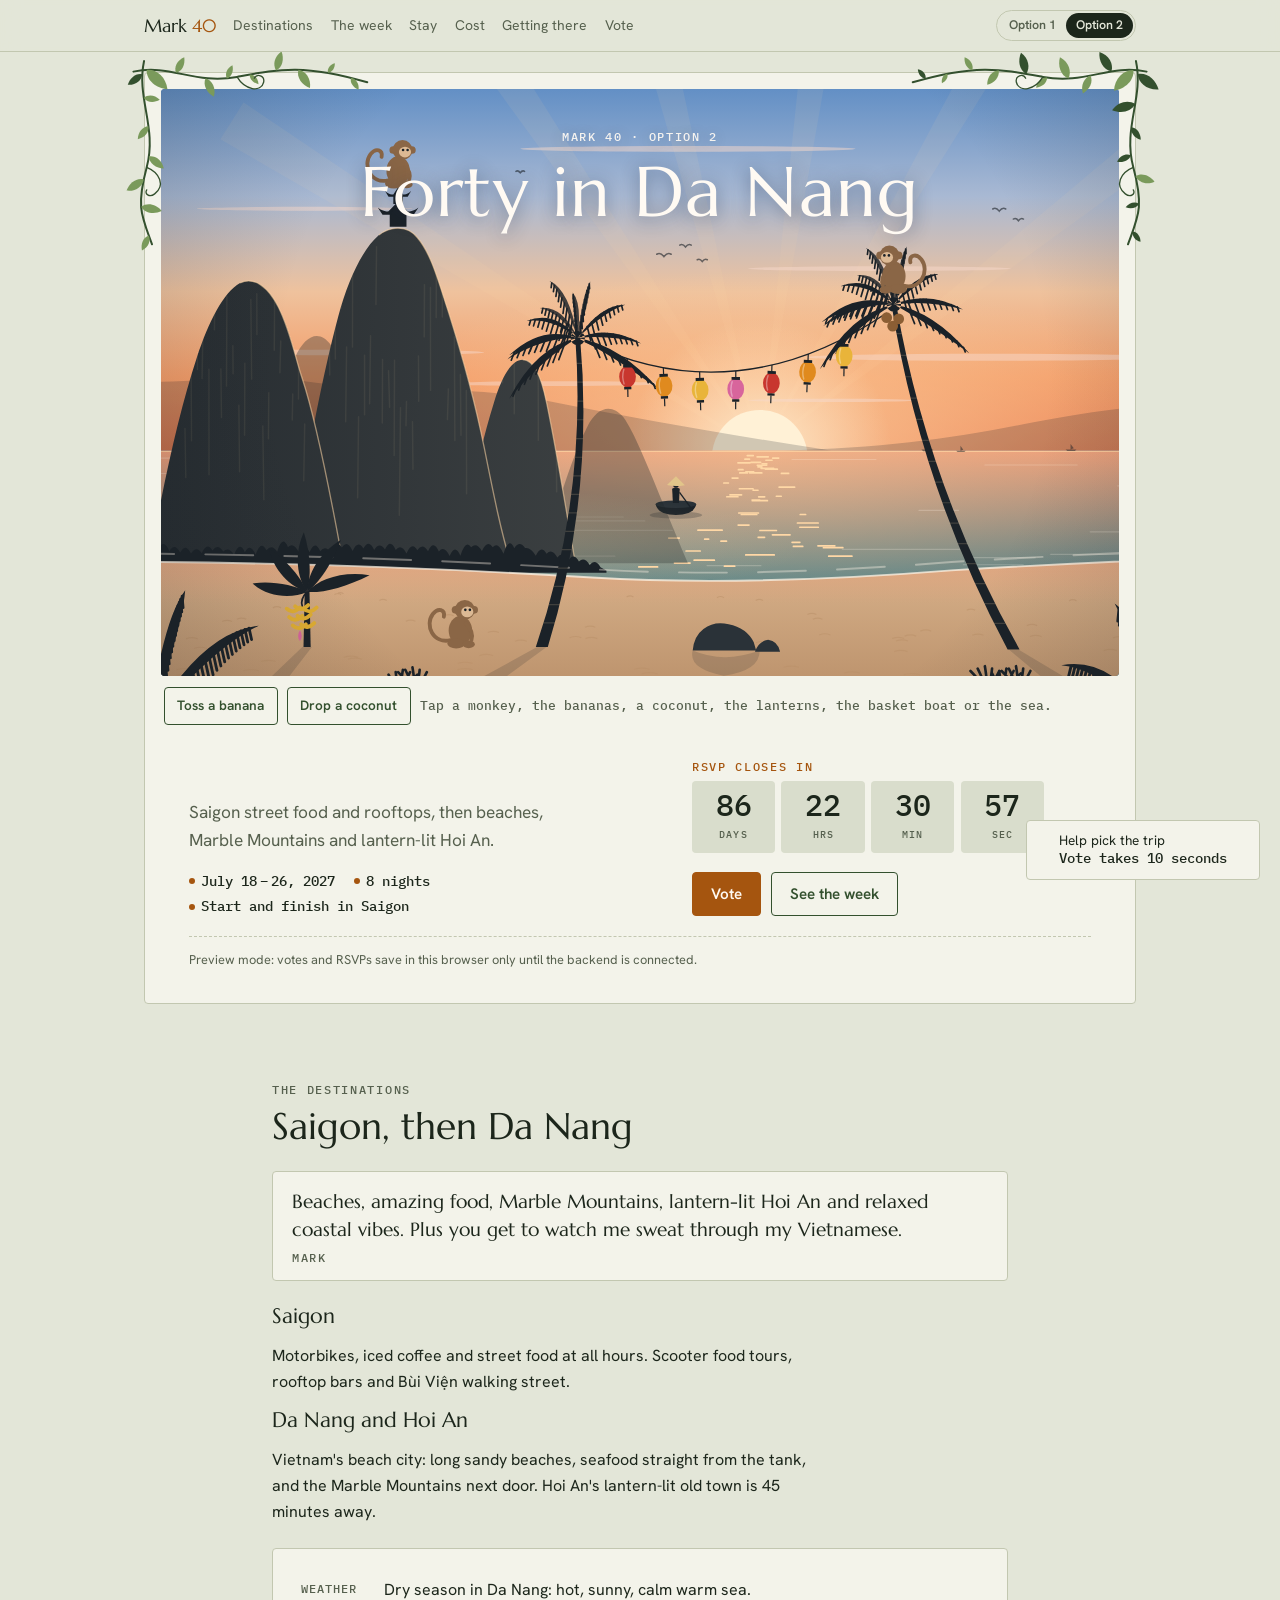
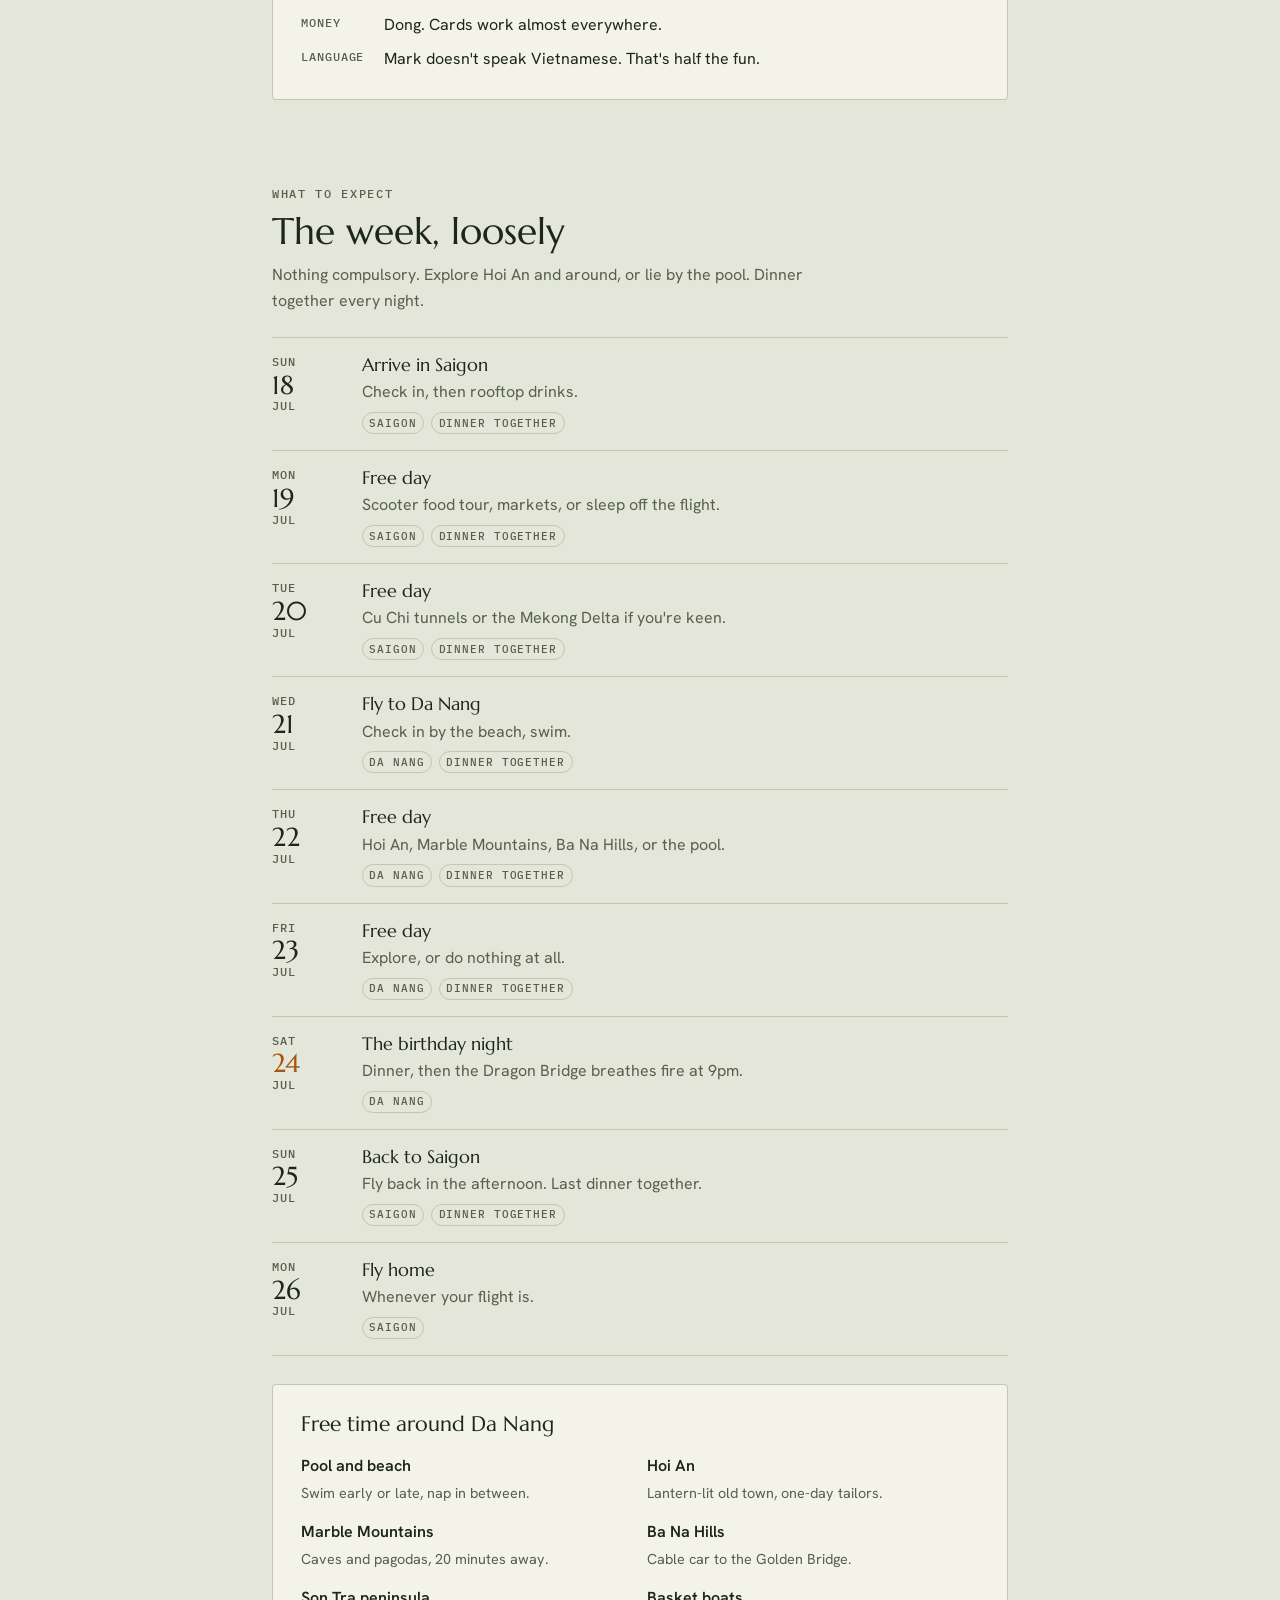
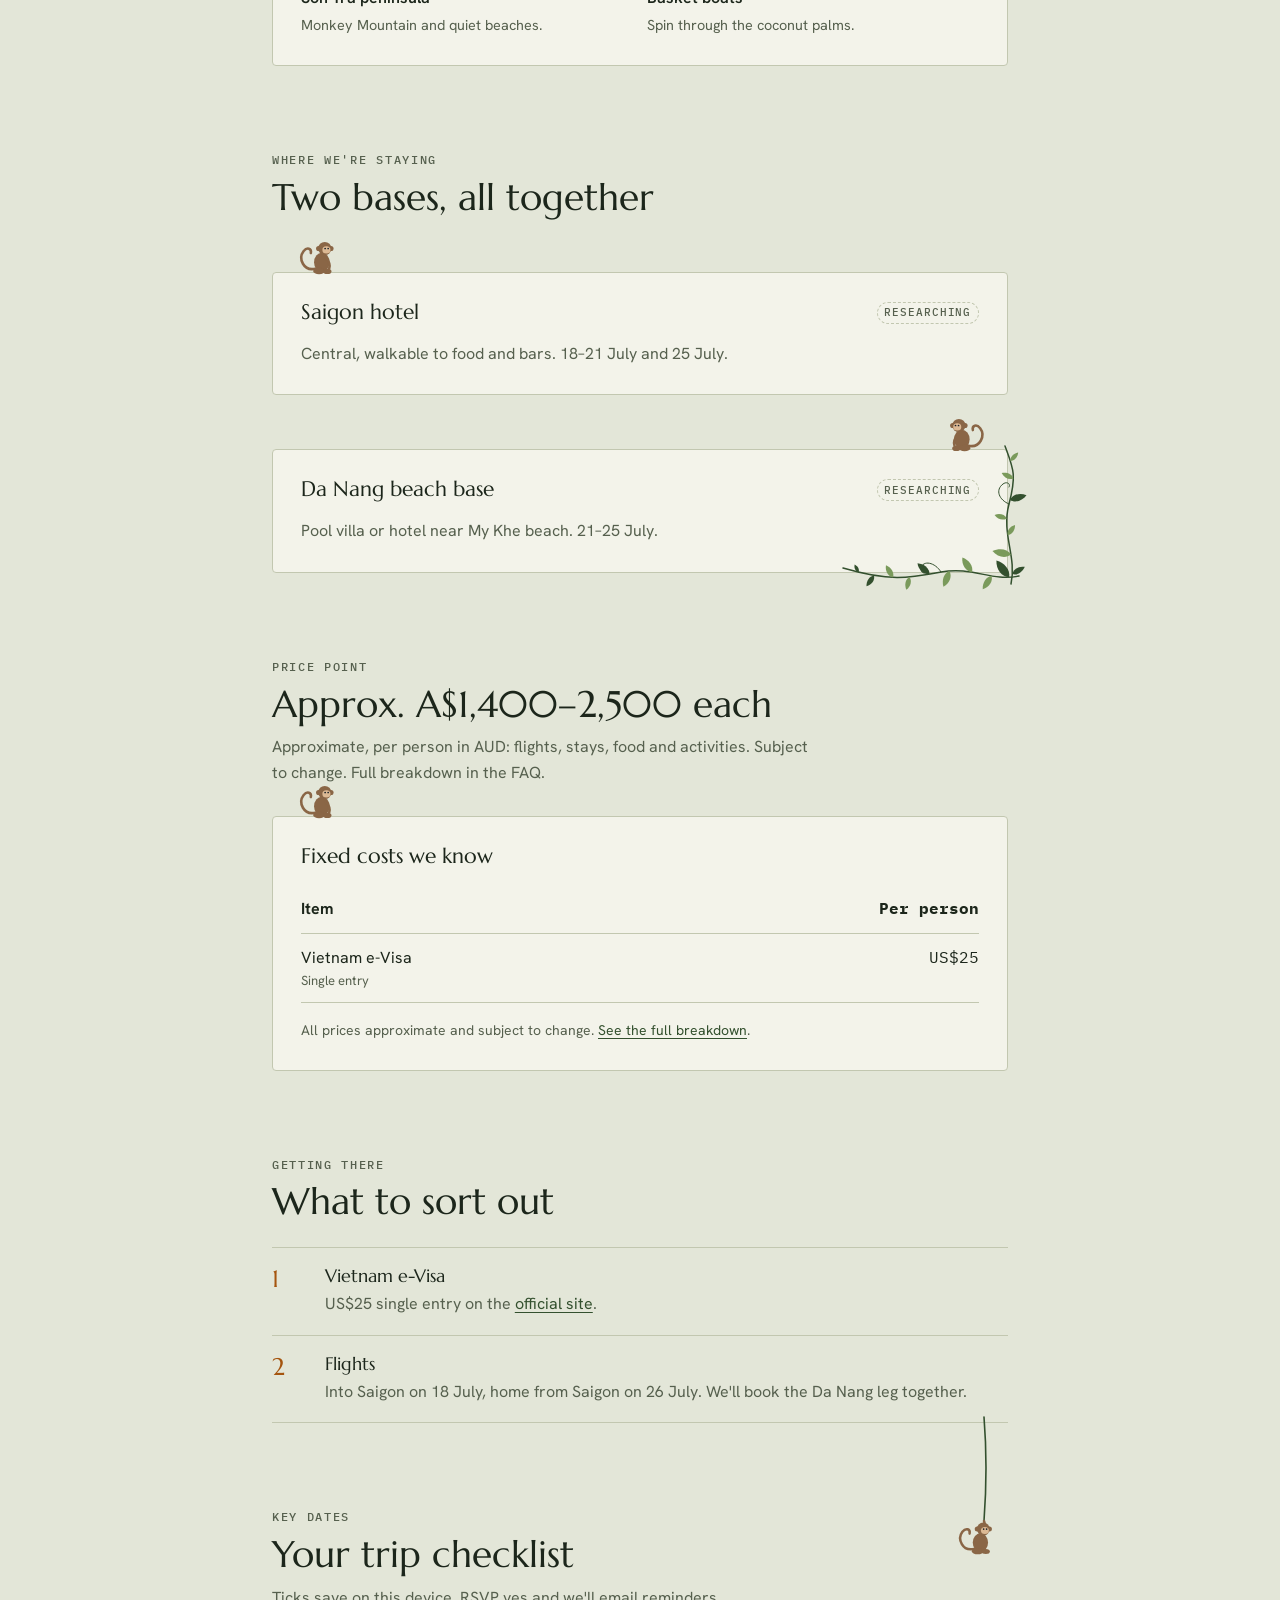
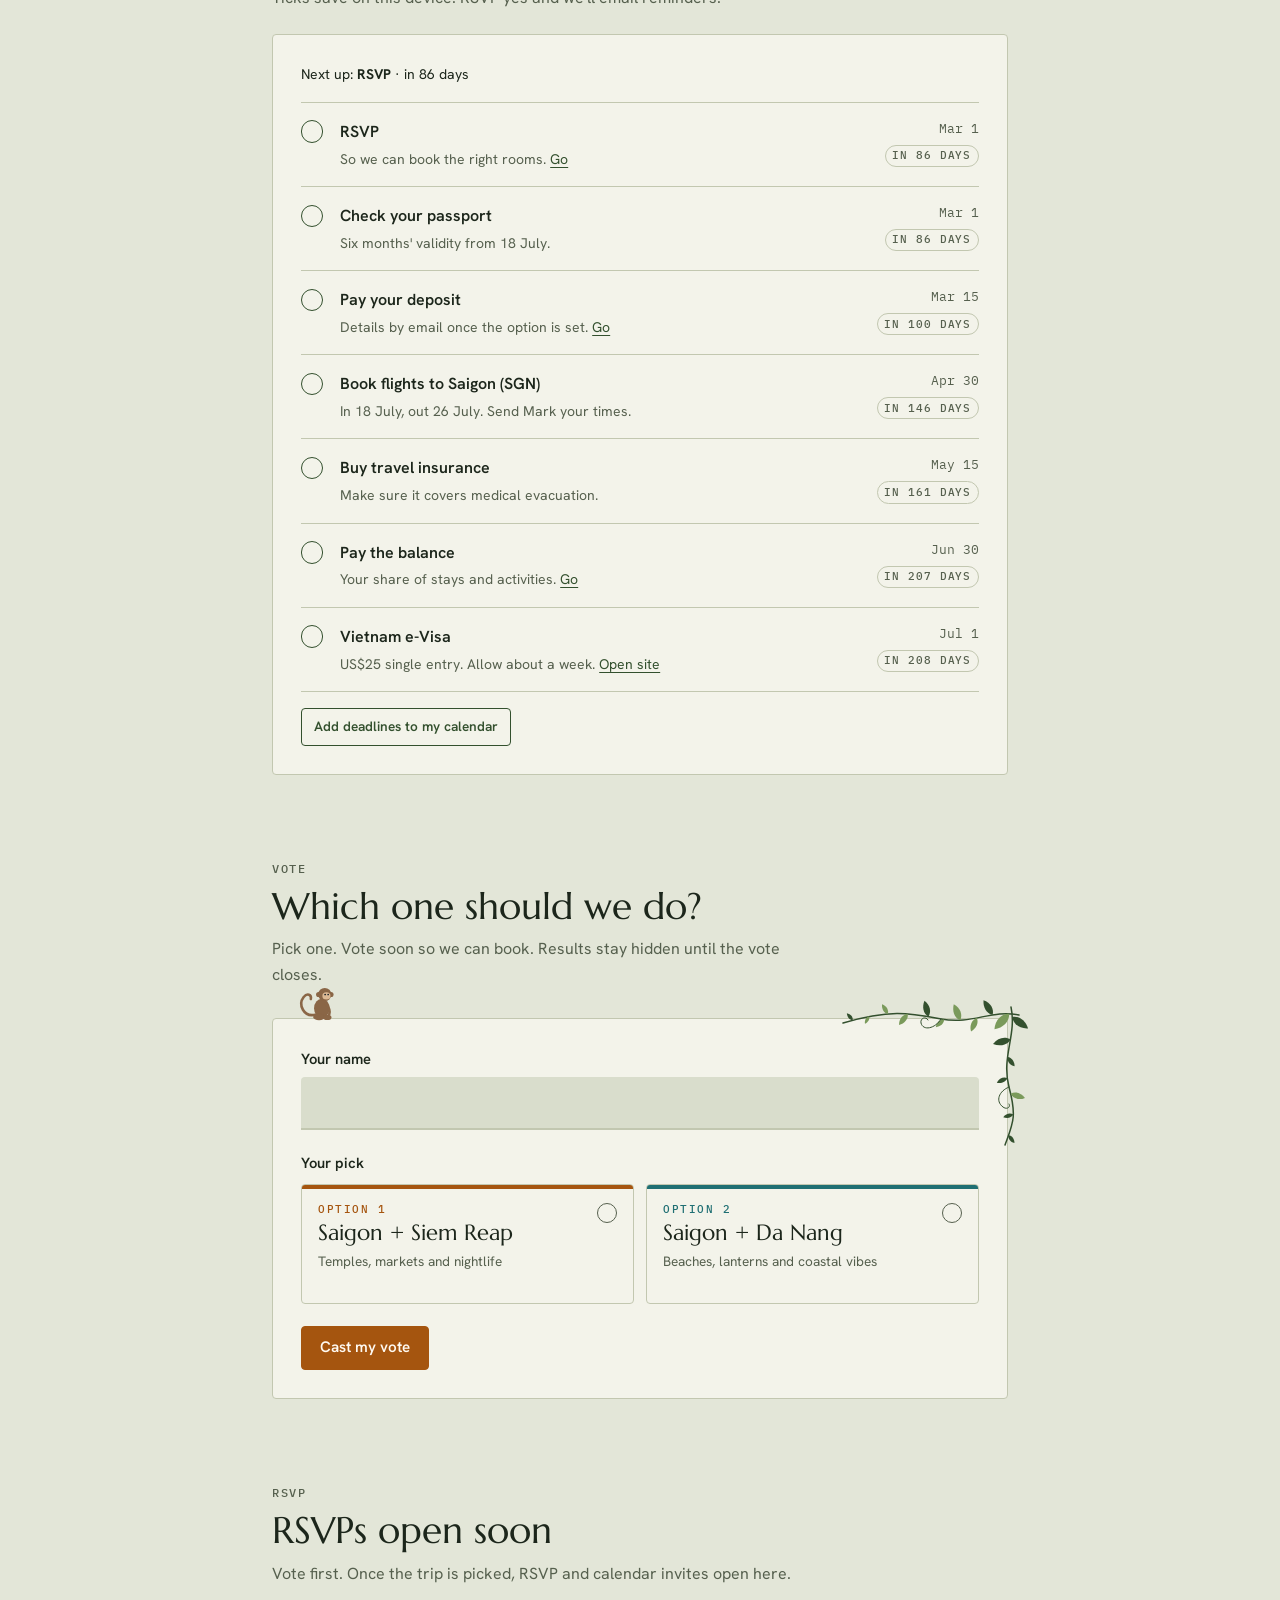
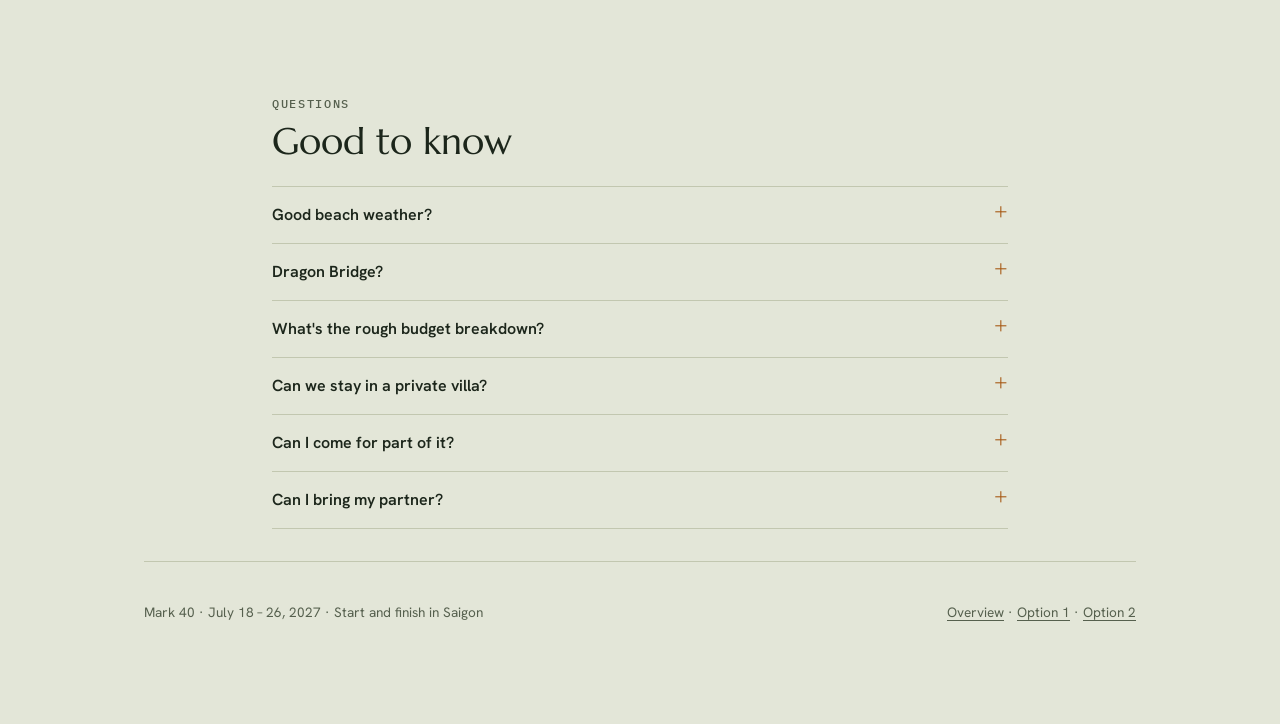
<file: danang.html>
<!doctype html>
<html lang="en">
<head>
<meta charset="utf-8">
<meta name="viewport" content="width=device-width, initial-scale=1, viewport-fit=cover">
<title>Forty in Da Nang</title>
<meta name="description" content="Mark 40, option 2: Saigon + Da Nang, 18–26 July 2027.">
<meta name="theme-color" content="#33502e">
<link rel="preconnect" href="https://fonts.googleapis.com">
<link rel="preconnect" href="https://fonts.gstatic.com" crossorigin>
<link rel="stylesheet" href="https://fonts.googleapis.com/css2?family=Marcellus&family=Hanken+Grotesk:wght@400;500;600;700&family=IBM+Plex+Mono:wght@400;500&display=swap">
<link rel="stylesheet" href="assets/mark40.css?v=2">
</head>
<body>

<header class="top">
  <div class="top-inner">
    <a class="brand" href="./">Mark <b>40</b></a>
    <nav class="nav" aria-label="Sections">
      <a href="#destination">Destinations</a>
      <a href="#expect">The week</a>
      <a href="#stay">Stay</a>
      <a href="#cost">Cost</a>
      <a href="#getting-there">Getting there</a>
      <a href="#vote">Vote</a>
    </nav>
    <div class="switch" aria-label="Options"><a href="angkor.html">Option 1</a><a href="danang.html" aria-current="page">Option 2</a></div>
    <a class="btn primary small" href="#rsvp">RSVP</a>
  </div>
</header>

<div class="wide" id="top">
  <div class="hero" data-vine="tl tr" data-vine-size="big">
    <div class="stage">
      <svg id="scene" class="scene" viewBox="0 -10 800 490" role="img" aria-label="Sunrise over the sea at Da Nang, with the Marble Mountains and a pagoda on the left, coconut palms, a string of Hoi An lanterns and a basket boat. Monkeys swing from the palms. Tap them, the bananas, a coconut, the lanterns, the boat or the sea."></svg>
      <div class="sky-title"><p class="eyebrow">Mark 40 · Option 2</p><h1>Forty in Da Nang</h1></div>
    </div>
    <div class="play">
      <button class="btn small" type="button" id="toss">Toss a banana</button>
      <button class="btn small" type="button" id="drop">Drop a coconut</button>
      <span class="score" id="score" aria-live="polite"></span>
    </div>
    <div class="hero-grid">
      <div>
        <p class="lede">Saigon street food and rooftops, then beaches, Marble Mountains and lantern-lit Hoi An.</p>
        <div class="facts" id="hero-facts"></div>
      </div>
      <div>
        <div class="countdown">
          <p class="eyebrow" id="cd-label">RSVP closes in</p>
          <div class="cd-nums" id="cd">
            <div><b id="cd-d">--</b><small>days</small></div>
            <div><b id="cd-h">--</b><small>hrs</small></div>
            <div><b id="cd-m">--</b><small>min</small></div>
            <div><b id="cd-s">--</b><small>sec</small></div>
          </div>
        </div>
        <div class="row cta">
          <a class="btn primary" href="#vote" id="hero-cta">Vote</a>
          <a class="btn" href="#expect">See the week</a>
        </div>
      </div>
    </div>
    <p class="demo-note" hidden>Preview mode: votes and RSVPs save in this browser only until the backend is connected.</p>
  </div>
</div>

<main>

  <section id="admin" class="wrap" hidden>
    <div class="sec-head"><p class="eyebrow">Host view</p><h2>Guest list and votes</h2></div>
    <div class="panel stack">
      <form id="admin-form" class="row" style="gap:.6rem">
        <div class="field" style="flex:1 1 14rem"><label for="admin-key">Admin key</label><input id="admin-key" type="password" autocomplete="current-password" placeholder="From Code.gs"></div>
        <button class="btn primary" type="submit" style="align-self:end">Load RSVPs</button>
      </form>
      <div id="admin-out" class="stack"></div>
    </div>
  </section>

  <section id="destination" class="wrap">
    <div class="sec-head">
      <p class="eyebrow">The destinations</p>
      <h2>Saigon, then Da Nang</h2>
    </div>
    <figure class="quote"><p>Beaches, amazing food, Marble Mountains, lantern-lit Hoi An and relaxed coastal vibes. Plus you get to watch me sweat through my Vietnamese.</p><cite>Mark</cite></figure>
    <div class="prose" style="margin-top:1.5rem">
      <h3>Saigon</h3>
      <p>Motorbikes, iced coffee and street food at all hours. Scooter food tours, rooftop bars and Bùi Viện walking street.</p>
      <h3>Da Nang and Hoi An</h3>
      <p>Vietnam's beach city: long sandy beaches, seafood straight from the tank, and the Marble Mountains next door. Hoi An's lantern-lit old town is 45 minutes away.</p>
    </div>
    <div class="panel" style="margin-top:1.5rem">
      <dl class="kv">
        <dt>Weather</dt><dd>Dry season in Da Nang: hot, sunny, calm warm sea.</dd>
        <dt>Money</dt><dd>Dong. Cards work almost everywhere.</dd>
        <dt>Language</dt><dd>Mark doesn't speak Vietnamese. That's half the fun.</dd></dl>
    </div>
  </section>

  <section id="expect" class="wrap">
    <div class="sec-head">
      <p class="eyebrow">What to expect</p>
      <h2>The week, loosely</h2>
      <p>Nothing compulsory. Explore Hoi An and around, or lie by the pool. Dinner together every night.</p>
    </div>
    <div class="days" id="days"></div>
    <div class="panel stack" style="margin-top:1.75rem">
      <h3>Free time around Da Nang</h3>
      <div class="ideas">
        <div><b>Pool and beach</b><span>Swim early or late, nap in between.</span></div>
        <div><b>Hoi An</b><span>Lantern-lit old town, one-day tailors.</span></div>
        <div><b>Marble Mountains</b><span>Caves and pagodas, 20 minutes away.</span></div>
        <div><b>Ba Na Hills</b><span>Cable car to the Golden Bridge.</span></div>
        <div><b>Son Tra peninsula</b><span>Monkey Mountain and quiet beaches.</span></div>
        <div><b>Basket boats</b><span>Spin through the coconut palms.</span></div></div>
    </div>
  </section>

  <section id="stay" class="wrap">
    <div class="sec-head">
      <p class="eyebrow">Where we're staying</p>
      <h2>Two bases, all together</h2>
    </div>
    <div class="stay-grid">
      <div class="panel stack" data-monkey="l">
        <div class="row" style="justify-content:space-between"><h3>Saigon hotel</h3><span class="chip draft">Researching</span></div>
        <p class="muted">Central, walkable to food and bars. 18–21 July and 25 July.</p>
      </div>
      <div class="panel stack" data-vine="br" data-monkey="r">
        <div class="row" style="justify-content:space-between"><h3>Da Nang beach base</h3><span class="chip draft">Researching</span></div>
        <p class="muted">Pool villa or hotel near My Khe beach. 21–25 July.</p>
      </div>
    </div>
  </section>

  <section id="cost" class="wrap">
    <div class="sec-head">
      <p class="eyebrow">Price point</p>
      <h2>Approx. <span data-budget="danang">A$1,400–2,500</span> each</h2>
      <p>Approximate, per person in AUD: flights, stays, food and activities. Subject to change. Full breakdown in the FAQ.</p>
    </div>
    <div class="panel stack" data-monkey="l">
      <h3>Fixed costs we know</h3>
      <div class="table-wrap">
        <table class="cost" id="cost-table">
          <thead><tr><th>Item</th><th>Per person</th></tr></thead>
          <tbody></tbody>
        </table>
      </div>
      <p class="small muted">All prices approximate and subject to change. <a href="#faq">See the full breakdown</a>.</p>
    </div>
  </section>

  <section id="getting-there" class="wrap">
    <div class="sec-head">
      <p class="eyebrow">Getting there</p>
      <h2>What to sort out</h2>
    </div>
    <ol class="steps">
      <li><div><h3>Vietnam e-Visa</h3><p class="muted">US$25 single entry on the <a href="https://evisa.xuatnhapcanh.gov.vn/" target="_blank" rel="noopener">official site</a>.</p></div></li>
      <li><div><h3>Flights</h3><p class="muted">Into Saigon on 18 July, home from Saigon on 26 July. We'll book the Da Nang leg together.</p></div></li></ol>
  </section>

  <section id="dates" class="wrap">
    <div class="sec-head has-swinger">
      <p class="eyebrow">Key dates</p>
      <h2>Your trip checklist</h2>
      <p>Ticks save on this device. RSVP yes and we'll email reminders.</p>
      <button class="swinger" type="button" id="swinger" aria-label="Swinging monkey"></button>
    </div>
    <div class="panel stack">
      <p class="small" id="next-up">Next up: —</p>
      <ul class="timeline" id="timeline"></ul>
      <div class="row"><button class="btn small" type="button" id="add-deadlines">Add deadlines to my calendar</button></div>
    </div>
  </section>

  <section id="vote" class="wrap">
    <div class="sec-head">
      <p class="eyebrow">Vote</p>
      <h2 id="vote-title">Which one should we do?</h2>
      <p id="vote-sub">Pick one. Vote soon so we can book. Results stay hidden until the vote closes.</p>
    </div>
    <div class="panel" id="vote-panel" data-vine="tr" data-monkey="l">
      <form id="vote-form" novalidate>
        <div class="field">
          <label for="v-name">Your name</label>
          <input id="v-name" name="vname" type="text" autocomplete="name" maxlength="60">
        </div>
        <fieldset>
          <span class="legend">Your pick</span>
          <div class="vote-opts" id="vote-opts"></div>
        </fieldset>
        <div class="hp" aria-hidden="true"><label for="v-website">Leave this empty</label><input id="v-website" name="website" type="text" tabindex="-1" autocomplete="off"></div>
        <div class="form-foot">
          <p class="err" id="vote-err" role="alert" hidden></p>
          <div class="row"><button class="btn primary" type="submit" id="vote-btn">Cast my vote</button></div>
        </div>
      </form>
      <div class="summary" id="vote-done" hidden></div>
      <div id="vote-results" hidden></div>
    </div>
  </section>

  <section id="rsvp" class="wrap">
    <div class="sec-head">
      <p class="eyebrow">RSVP</p>
      <h2 id="rsvp-title">Are you coming?</h2>
      <p id="rsvp-sub">By <b class="js-rsvpby">the deadline</b>. One per person. You can change it any time.</p>
    </div>
    <div class="panel" id="rsvp-panel" data-vine="tl br" data-monkey="r">
      <form id="rsvp-form" novalidate>
        <div class="field">
          <label for="f-name">Your name</label>
          <input id="f-name" name="name" type="text" autocomplete="name" required maxlength="80">
        </div>
        <div class="field">
          <label for="f-email">Email</label>
          <input id="f-email" name="email" type="email" autocomplete="email" inputmode="email" required maxlength="120">
          <span class="hint">For your invite and reminders.</span>
        </div>
        <fieldset>
          <span class="legend">Can you make it?</span>
          <div class="choice">
            <input type="radio" id="f-yes" name="attending" value="yes"><label for="f-yes"><strong>I'm in</strong><span>Count me in for the trip</span></label>
            <input type="radio" id="f-no" name="attending" value="no"><label for="f-no"><strong>Can't make it</strong><span>I'll be there in spirit</span></label>
          </div>
        </fieldset>
        <div id="yes-fields" class="stack" style="gap:1.35rem" hidden>
          <fieldset>
            <span class="legend">Your dates</span>
            <div class="dates">
              <div class="field"><label for="f-arrive" class="small">Arriving in Saigon</label><input id="f-arrive" name="arrive" type="date"></div>
              <div class="field"><label for="f-depart" class="small">Flying home</label><input id="f-depart" name="depart" type="date"></div>
            </div>
            <div class="row"><button type="button" class="btn link small" id="whole-week">I'm there the whole time</button><span class="hint" id="nights-note"></span></div>
          </fieldset>
          <fieldset>
            <span class="legend">Dietary needs and allergies</span>
            <div class="pills" id="diet"></div>
          </fieldset>
          <div class="field">
            <label for="f-allergy">Allergy details</label>
            <textarea id="f-allergy" name="dietaryNotes" maxlength="500" placeholder="How serious? Do you carry an EpiPen?"></textarea>
            <span class="hint">Fish sauce, peanuts and shrimp paste are everywhere here, so be specific.</span>
          </div>
          <div class="field">
            <label for="f-phone">WhatsApp number <span class="muted" style="font-weight:400">(optional)</span></label>
            <input id="f-phone" name="phone" type="tel" autocomplete="tel" maxlength="30" placeholder="+61 …">
            <span class="hint">For the trip group chat.</span>
          </div>
        </div>
        <div class="field">
          <label for="f-notes">Anything else? <span class="muted" style="font-weight:400">(optional)</span></label>
          <textarea id="f-notes" name="notes" maxlength="500" placeholder="Flight times, who you'd like to room with, questions…"></textarea>
        </div>
        <div class="hp" aria-hidden="true"><label for="f-website">Leave this empty</label><input id="f-website" name="website" type="text" tabindex="-1" autocomplete="off"></div>
        <div class="form-foot">
          <p class="err" id="form-err" role="alert" hidden></p>
          <div class="row">
            <button class="btn primary" type="submit" id="submit">Send RSVP</button>
            <button class="btn" type="button" id="cancel-edit" hidden>Cancel</button>
          </div>
          <p class="small muted" id="find-wrap">Already replied on another device? <button type="button" class="btn link small" id="find-btn">Email me my edit link</button></p>
        </div>
      </form>
      <div class="summary" id="rsvp-summary" hidden></div>
    </div>
  </section>

  <section id="faq" class="wrap">
    <div class="sec-head"><p class="eyebrow">Questions</p><h2>Good to know</h2></div>
    <div>
      <details><summary>Good beach weather?</summary><p>Some of the best of the year. Calm, warm sea.</p></details>
      <details><summary>Dragon Bridge?</summary><p>It breathes fire at 9pm on weekends. The birthday is a Saturday.</p></details>
      <details><summary>What's the rough budget breakdown?</summary><div class="btable"></div><p class="bnote">Approximate, per person, flying from Melbourne. Subject to change once flights and stays are booked.</p></details>
      <details><summary>Can we stay in a private villa?</summary><p>Yes, a private villa with a pool is an option in both Siem Reap and Da Nang. Great for a group, and you can share the cost. Rough nightly rates per villa, in AUD:</p><table class="btab"><thead><tr><th>Villa</th><th class="o1">Siem Reap</th><th class="o2">Da Nang</th></tr></thead><tbody><tr><th scope="row">2–3 bedrooms</th><td>A$100–250</td><td>A$180–400</td></tr><tr><th scope="row">4 bedrooms</th><td>A$150–350</td><td>A$250–500</td></tr><tr><th scope="row">5–6 bedrooms</th><td>A$250–500+</td><td>A$350–700+</td></tr></tbody></table><p class="bnote">Approximate and subject to change. The villa rate is per night for the whole villa, not per person. Villa costs aren't set yet, so the budget above is a guide only.</p></details>
      <details><summary>Can I come for part of it?</summary><p>Yes. Set your own dates when you RSVP.</p></details>
      <details><summary>Can I bring my partner?</summary><p>Yes. They vote and RSVP for themselves.</p></details>
    </div>
  </section>
</main>

<footer>
  <span>Mark 40 · <span class="js-range">July 2027</span> · Start and finish in Saigon</span>
  <span><a href="./">Overview</a> · <a href="angkor.html">Option 1</a> · <a href="danang.html">Option 2</a></span>
</footer>

<div class="bar" id="bar">
  <p><span id="bar-label">RSVP by</span><b id="bar-when">—</b></p>
  <a class="btn primary small" href="#rsvp" id="bar-btn">RSVP</a>
</div>
<div class="toast" id="toast" role="status" aria-live="polite"></div>

<script src="assets/config.js?v=2"></script>
<script>
/* Page settings. Shared settings (dates, backend URL, budgets) live in assets/config.js. */
window.TRIP = {
  "page": "option",
  "option": "danang",
  "milestones": [
    {
      "id": "rsvp",
      "title": "RSVP",
      "due": "2027-03-01",
      "detail": "So we can book the right rooms.",
      "href": "#rsvp"
    },
    {
      "id": "passport",
      "title": "Check your passport",
      "due": "2027-03-01",
      "detail": "Six months' validity from 18 July."
    },
    {
      "id": "deposit",
      "title": "Pay your deposit",
      "due": "2027-03-15",
      "detail": "Details by email once the option is set.",
      "href": "#cost"
    },
    {
      "id": "flights",
      "title": "Book flights to Saigon (SGN)",
      "due": "2027-04-30",
      "detail": "In 18 July, out 26 July. Send Mark your times."
    },
    {
      "id": "insurance",
      "title": "Buy travel insurance",
      "due": "2027-05-15",
      "detail": "Make sure it covers medical evacuation."
    },
    {
      "id": "balance",
      "title": "Pay the balance",
      "due": "2027-06-30",
      "detail": "Your share of stays and activities.",
      "href": "#cost"
    },
    {
      "id": "vnvisa",
      "title": "Vietnam e-Visa",
      "due": "2027-07-01",
      "detail": "US$25 single entry. Allow about a week.",
      "href": "https://evisa.xuatnhapcanh.gov.vn/"
    }
  ],
  "days": [
    {
      "title": "Arrive in Saigon",
      "text": "Check in, then rooftop drinks.",
      "where": "Saigon",
      "dinner": true
    },
    {
      "title": "Free day",
      "text": "Scooter food tour, markets, or sleep off the flight.",
      "where": "Saigon",
      "dinner": true
    },
    {
      "title": "Free day",
      "text": "Cu Chi tunnels or the Mekong Delta if you're keen.",
      "where": "Saigon",
      "dinner": true
    },
    {
      "title": "Fly to Da Nang",
      "text": "Check in by the beach, swim.",
      "where": "Da Nang",
      "dinner": true
    },
    {
      "title": "Free day",
      "text": "Hoi An, Marble Mountains, Ba Na Hills, or the pool.",
      "where": "Da Nang",
      "dinner": true
    },
    {
      "title": "Free day",
      "text": "Explore, or do nothing at all.",
      "where": "Da Nang",
      "dinner": true
    },
    {
      "title": "The birthday night",
      "text": "Dinner, then the Dragon Bridge breathes fire at 9pm.",
      "where": "Da Nang",
      "key": true
    },
    {
      "title": "Back to Saigon",
      "text": "Fly back in the afternoon. Last dinner together.",
      "where": "Saigon",
      "dinner": true
    },
    {
      "title": "Fly home",
      "text": "Whenever your flight is.",
      "where": "Saigon"
    }
  ],
  "fixed": [
    {
      "item": "Vietnam e-Visa",
      "note": "Single entry",
      "amount": "US$25"
    }
  ]
};
</script>
<script src="assets/scene-danang.js"></script>
<script src="assets/mark40.js?v=2"></script>
</body>
</html>
</file>
<file: assets/mark40.css>
/* Mark 40 — shared styles for the cover and both option pages.
   Layout: an interactive dawn scene (option pages) or a cover with a route map, then one reading column of carved-stone panels on lichen stone. Vines creep from panel corners, fields sprout as they fill, monkeys sit on the panels. */
:root{
  --bg:#e3e6d8; --surface:#f3f3ea; --sunk:#d9ddcc; --ink:#1c261b; --muted:#56604e; --line:#c2c7b0;
  --moss:#33502e; --leaf:#7a9a5b; --saffron:#a5550f; --on-saffron:#fffaf2;
  --sky0:#2c5a97; --sky1:#5d8cc4; --sky2:#a9b9d3; --sky3:#efc29d; --sky4:#f39d69; --sky5:#ea7f52; --glow:#ffd8a6;
  --sil:#1b2228; --grass:#3b4a2e; --pad:#3e4c48; --lotus:#d8659c; --cloud:#f7d9cc; --halo:#fff4e8; --on-sky:#fffaf3;
  --fur:#8a6646; --face:#dcb994; --nut:#8b5e34; --banana:#e0ae32;
  --teal:#1f6f73; --on-teal:#f4fbfa;
  --sea0:#e99a76; --sea1:#3e7d88; --sand:#d9b38c; --sand2:#b98f69; --rock:#2a3238; --haze:#8a7f96; --foam:#fff4e6; --sun:#fff1d6; --hat:#e2c58a;
  --l1:#c8362e; --l2:#e08a1e; --l3:#e9b43a; --l4:#d8659c;
  --ok:#3d7537; --warn:#9a5a12; --bad:#a23b2b;
  --f-display:"Marcellus","Trajan Pro",Georgia,serif;
  --f-body:"Hanken Grotesk",system-ui,-apple-system,"Segoe UI",Roboto,sans-serif;
  --f-mono:"IBM Plex Mono",ui-monospace,SFMono-Regular,Menlo,monospace;
  --gutter:clamp(16px,4.5vw,32px); --col:46rem; --wide:62rem; --r:4px;
}
@media (prefers-color-scheme: dark){ :root:not([data-theme="light"]){
  --bg:#0f150e; --surface:#172016; --sunk:#1f2a1d; --ink:#e5e8d9; --muted:#9aa38f; --line:#2c3829;
  --moss:#9cbe7d; --leaf:#5c7f43; --saffron:#e8953f; --on-saffron:#1b1206;
  --sky0:#060a17; --sky1:#101a33; --sky2:#272a48; --sky3:#563a52; --sky4:#9b5546; --sky5:#d2724a; --glow:#f0a060;
  --sil:#030509; --grass:#0c150f; --pad:#0f1916; --lotus:#b5578a; --cloud:#7a5668; --halo:#14182a;
  --fur:#a27e58; --face:#d8b791; --nut:#8a6440; --banana:#e8be4a;
  --teal:#6cc6bf; --on-teal:#06201f;
  --sea0:#8a4a40; --sea1:#0d2730; --sand:#3a2f2a; --sand2:#251e1b; --rock:#0b0f14; --haze:#2a2640; --foam:#c9a99a; --sun:#f3e7c4; --hat:#a68b5b;
  --l1:#e2483c; --l2:#f39a2c; --l3:#f6c84e; --l4:#ee7cb2;
  --ok:#7fbf6f; --warn:#e2a24e; --bad:#e2735f; color-scheme:dark }}
:root[data-theme="dark"]{
  --bg:#0f150e; --surface:#172016; --sunk:#1f2a1d; --ink:#e5e8d9; --muted:#9aa38f; --line:#2c3829;
  --moss:#9cbe7d; --leaf:#5c7f43; --saffron:#e8953f; --on-saffron:#1b1206;
  --sky0:#060a17; --sky1:#101a33; --sky2:#272a48; --sky3:#563a52; --sky4:#9b5546; --sky5:#d2724a; --glow:#f0a060;
  --sil:#030509; --grass:#0c150f; --pad:#0f1916; --lotus:#b5578a; --cloud:#7a5668; --halo:#14182a;
  --fur:#a27e58; --face:#d8b791; --nut:#8a6440; --banana:#e8be4a;
  --teal:#6cc6bf; --on-teal:#06201f;
  --sea0:#8a4a40; --sea1:#0d2730; --sand:#3a2f2a; --sand2:#251e1b; --rock:#0b0f14; --haze:#2a2640; --foam:#c9a99a; --sun:#f3e7c4; --hat:#a68b5b;
  --l1:#e2483c; --l2:#f39a2c; --l3:#f6c84e; --l4:#ee7cb2;
  --ok:#7fbf6f; --warn:#e2a24e; --bad:#e2735f; color-scheme:dark }

*,*::before,*::after{box-sizing:border-box}
[hidden]{display:none!important}
html{scroll-behavior:smooth;-webkit-text-size-adjust:100%}
body{margin:0;background:var(--bg);color:var(--ink);font:400 1rem/1.6 var(--f-body);padding-inline:var(--gutter);padding-bottom:calc(84px + env(safe-area-inset-bottom,0px))}
img,svg{max-width:100%}
a{color:var(--moss);text-underline-offset:3px}
a:hover{color:var(--saffron)}
:focus-visible{outline:2px solid var(--saffron);outline-offset:2px}
h1,h2,h3{font-family:var(--f-display);font-weight:400;line-height:1.15;text-wrap:balance;margin:0}
h2{font-size:clamp(1.7rem,5vw,2.3rem)}
h3{font-size:1.3rem}
p{margin:0}
.wrap{max-width:var(--col);margin-inline:auto}
.wide{max-width:var(--wide);margin-inline:auto}
.eyebrow{font:500 .75rem/1 var(--f-mono);letter-spacing:.14em;text-transform:uppercase;color:var(--saffron)}
.muted{color:var(--muted)}
.small{font-size:.875rem}
.mono{font-family:var(--f-mono);font-variant-numeric:tabular-nums}
.stack{display:grid;gap:1rem}
.chip{display:inline-flex;align-items:center;gap:.35em;font:500 .7rem/1 var(--f-mono);letter-spacing:.08em;text-transform:uppercase;padding:.4em .6em;border:1px solid var(--line);border-radius:999px;color:var(--muted);white-space:nowrap}
.chip.draft{border-style:dashed}
.chip.ok{color:var(--ok);border-color:currentColor}
.chip.warn{color:var(--warn);border-color:currentColor}
.chip.bad{color:var(--bad);border-color:currentColor}

/* header */
.top{position:sticky;top:env(safe-area-inset-top,0px);z-index:20;margin-inline:calc(-1 * var(--gutter));padding:.6rem var(--gutter);background:color-mix(in srgb,var(--bg) 88%,transparent);backdrop-filter:blur(10px);-webkit-backdrop-filter:blur(10px);border-bottom:1px solid var(--line)}
.top-inner{max-width:var(--wide);margin-inline:auto;display:flex;align-items:center;gap:1rem}
.brand{font-family:var(--f-display);font-size:1.15rem;color:var(--ink);text-decoration:none;white-space:nowrap}
.brand b{font-weight:400;color:var(--saffron)}
.nav{display:flex;gap:1.1rem;overflow-x:auto;scrollbar-width:none;flex:1;min-width:0;mask-image:linear-gradient(90deg,#000 85%,transparent)}
.nav::-webkit-scrollbar{display:none}
.nav a{font-size:.875rem;color:var(--muted);text-decoration:none;white-space:nowrap;padding-block:.3rem}
.nav a:hover{color:var(--ink)}
@media (max-width:640px){.nav{display:none}.top-inner{justify-content:space-between}}

/* buttons */
.btn{appearance:none;display:inline-flex;align-items:center;justify-content:center;gap:.5em;font:600 .95rem/1 var(--f-body);padding:.85em 1.2em;border-radius:var(--r);border:1px solid var(--moss);background:transparent;color:var(--moss);cursor:pointer;text-decoration:none;min-height:44px}
.btn:hover{background:var(--sunk);color:var(--ink)}
.btn.primary{background:var(--saffron);border-color:var(--saffron);color:var(--on-saffron)}
.btn.primary:hover{filter:brightness(1.07);color:var(--on-saffron);background:var(--saffron)}
.btn.small{font-size:.85rem;padding:.6em .9em;min-height:38px}
.btn.link{border:0;padding:.3em 0;min-height:0;text-decoration:underline;font-weight:500}
.btn.link:hover{background:none;color:var(--saffron)}
.btn[disabled]{opacity:.55;cursor:progress}
.row{display:flex;flex-wrap:wrap;gap:.6rem;align-items:center}

/* hero + jungle stage */
.hero{position:relative;margin-top:1.25rem;padding:clamp(.6rem,2vw,1rem) clamp(.6rem,2vw,1rem) clamp(1.25rem,4vw,2rem);background:var(--surface);border:1px solid var(--line);border-radius:var(--r)}
.hero > .vine{z-index:3}
.stage{position:relative;border-radius:var(--r);overflow:hidden;background:var(--sky0)}
.sky-title{position:absolute;left:0;right:0;top:0;padding:clamp(1rem,4.5vw,2.6rem) 1rem 0;text-align:center;color:var(--on-sky);pointer-events:none;text-shadow:0 2px 18px rgba(14,28,56,.45)}
.sky-title .eyebrow{color:var(--on-sky);opacity:.92;margin-bottom:.55rem}
.sky-title h1{font-size:clamp(2.4rem,7.2vw,4.4rem);letter-spacing:.02em}
#scene{display:block;width:100%;height:auto;touch-action:manipulation;-webkit-tap-highlight-color:transparent;user-select:none;-webkit-user-select:none}
.play{display:flex;flex-wrap:wrap;gap:.5rem .6rem;align-items:center;padding:.7rem .2rem 0}
.play .score{font:500 .8rem/1.3 var(--f-mono);color:var(--muted);flex:1 1 12rem}
.hero-grid{display:grid;gap:1.5rem;position:relative;z-index:1;padding:clamp(1.25rem,4vw,2.25rem) clamp(.5rem,3vw,1.75rem) 0}
@media (min-width:860px){.hero-grid{grid-template-columns:1.2fr 1fr;align-items:end}}
.hero .lede{font-size:1.08rem;max-width:36ch;color:var(--muted)}
.facts{display:flex;flex-wrap:wrap;gap:.4rem 1.2rem;margin-top:1.1rem;font:500 .85rem/1.4 var(--f-mono);color:var(--ink)}
.facts span{display:inline-flex;gap:.45em;align-items:center}
.facts span::before{content:"";width:6px;height:6px;border-radius:50%;background:var(--saffron)}
.countdown{display:grid;gap:.5rem}
.cd-nums{display:flex;gap:.4rem}
.cd-nums div{flex:1;min-width:0;max-width:5.2rem;background:var(--sunk);border-radius:var(--r);padding:.55rem .3rem .45rem;text-align:center}
.cd-nums b{display:block;font:500 clamp(1.4rem,6vw,1.9rem)/1 var(--f-mono);font-variant-numeric:tabular-nums}
.cd-nums small{font:500 .65rem/1 var(--f-mono);letter-spacing:.1em;text-transform:uppercase;color:var(--muted)}
.hero .cta{margin-top:1.2rem}
.demo-note{margin:1.25rem clamp(.5rem,3vw,1.75rem) 0;font-size:.8rem;color:var(--muted);border-top:1px dashed var(--line);padding-top:.8rem}

/* scene art */
.scene .s0{stop-color:var(--sky0)} .scene .s1{stop-color:var(--sky1)} .scene .s2{stop-color:var(--sky2)}
.scene .s3{stop-color:var(--sky3)} .scene .s4{stop-color:var(--sky4)} .scene .s5{stop-color:var(--sky5)}
.scene .gl0{stop-color:var(--glow);stop-opacity:.75} .scene .gl1{stop-color:var(--glow);stop-opacity:0}
.scene .sil{fill:var(--sil)}
.scene .frond{fill:none;stroke:var(--sil);stroke-width:2.2;stroke-linecap:round}
.scene .grass{fill:var(--grass)}
.scene .tint{fill:var(--sil);opacity:.24}
.scene .ripples{fill:none;stroke:var(--glow);stroke-opacity:.35;stroke-width:1;stroke-linecap:round}
.scene .lily{fill:var(--pad);opacity:.85}
.scene .lotus{fill:var(--lotus)}
.scene .clouds{fill:var(--cloud);opacity:.5;animation:drift 50s ease-in-out infinite alternate}
@keyframes drift{from{transform:translateX(-20px)}to{transform:translateX(20px)}}
.scene .hvine{fill:none;stroke:var(--sil);stroke-width:1.4;stroke-linecap:round}
.scene .bn{fill:none;stroke:var(--banana);stroke-width:3.2;stroke-linecap:round}
.scene .bud{fill:var(--lotus)}
.scene .nut{fill:var(--nut)}
.scene .hit{fill:transparent;cursor:pointer}
.scene .rope{stroke:var(--sil);stroke-width:1.6;stroke-linecap:round}
.scene .bubble{font:600 13px var(--f-mono);fill:var(--ink);paint-order:stroke;stroke:var(--halo);stroke-width:4px;stroke-linejoin:round;text-anchor:middle;pointer-events:none}
.scene .star{fill:var(--saffron)}
.scene .ripple{fill:none;stroke:var(--on-sky);stroke-opacity:.85;stroke-width:1.1}
.mk{cursor:pointer}
.mk .fur{fill:var(--fur)}
.mk .face{fill:var(--face)}
.mk .eyes{fill:var(--sil);transform-box:fill-box;transform-origin:center;animation:blink 5s infinite}
.mk .tail,.mk .limb{fill:none;stroke:var(--fur);stroke-width:2.8;stroke-linecap:round}
.mk .tail{transform-box:fill-box;transform-origin:100% 85%;animation:tail 2.6s ease-in-out infinite alternate}
.mk .held{fill:none;stroke:var(--banana);stroke-width:3.2;stroke-linecap:round;display:none}
.mk .arm-up{display:none}
.mk.hang .arm-up{display:inline}
.mk.hang .arm-dn{display:none}
.mk.eat .held{display:inline}
.mk .hit{fill:transparent}
@keyframes tail{from{transform:rotate(-9deg)}to{transform:rotate(11deg)}}
@keyframes blink{0%,94%,100%{transform:scaleY(1)}97%{transform:scaleY(.1)}}

/* sections */
main > *{min-width:0;width:100%}
main{display:grid;grid-template-columns:minmax(0,1fr);gap:clamp(3.5rem,9vw,5.5rem);padding-block:clamp(3rem,8vw,5rem) 2rem}
section{scroll-margin-top:72px}
.sec-head{position:relative;display:grid;gap:.6rem;margin-bottom:1.5rem}
.sec-head p{color:var(--muted);max-width:60ch}
.prose{display:grid;gap:.9rem;max-width:62ch}
.panel{position:relative;background:var(--surface);border:1px solid var(--line);border-radius:var(--r);padding:clamp(1.1rem,4vw,1.75rem)}
.panel > *{position:relative;z-index:1}
.panel[data-monkey]{margin-top:30px}
.grid2{display:grid;gap:1rem}
@media (min-width:700px){.grid2{grid-template-columns:1fr 1fr}}
.grid2 > *{min-width:0}
dl.kv{display:grid;grid-template-columns:auto 1fr;gap:.55rem 1.2rem;margin:0}
dl.kv dt{font:500 .72rem/1.6 var(--f-mono);letter-spacing:.08em;text-transform:uppercase;color:var(--muted);padding-top:.15rem}
dl.kv dd{margin:0}

ol.steps{list-style:none;margin:0;padding:0;display:grid;counter-reset:s}
ol.steps li{counter-increment:s;display:grid;grid-template-columns:2.4rem 1fr;gap:.9rem;padding-block:1.1rem;border-top:1px solid var(--line)}
ol.steps li:last-child{border-bottom:1px solid var(--line)}
ol.steps li::before{content:counter(s);font:400 1.5rem/1 var(--f-display);color:var(--saffron);padding-top:.1rem}
ol.steps li > div{display:grid;gap:.3rem;min-width:0}
ol.steps h3{font-size:1.15rem}

.table-wrap{overflow-x:auto}
table.cost{width:100%;border-collapse:collapse;font-variant-numeric:tabular-nums}
table.cost th,table.cost td{text-align:left;padding:.7rem 0;border-bottom:1px solid var(--line);vertical-align:top}
table.cost td:last-child,table.cost th:last-child{text-align:right;white-space:nowrap;font-family:var(--f-mono);padding-left:1rem}
table.cost td small{display:block;color:var(--muted);font-size:.82rem}
table.cost tfoot td{border-bottom:0;font-weight:600;padding-top:1rem}
table.cost tfoot td:last-child{font-size:1.25rem;color:var(--saffron)}

.days{display:grid}
.day{display:grid;grid-template-columns:4.6rem 1fr;gap:1rem;padding-block:1rem;border-top:1px solid var(--line)}
.day:last-child{border-bottom:1px solid var(--line)}
.day .d{font:500 .72rem/1.35 var(--f-mono);text-transform:uppercase;letter-spacing:.08em;color:var(--muted)}
.day .d b{display:block;font:400 1.6rem/1 var(--f-display);letter-spacing:0;color:var(--ink);margin-top:.2rem}
.day.key .d b{color:var(--saffron)}
.day > div:last-child{display:grid;gap:.25rem;min-width:0}
.day h3{font-size:1.15rem}

.timeline{list-style:none;margin:0;padding:0;display:grid}
.ms{display:grid;grid-template-columns:1.6rem 1fr auto;gap:.85rem;align-items:start;padding-block:1rem;border-top:1px solid var(--line)}
.ms:last-child{border-bottom:1px solid var(--line)}
.ms input[type=checkbox]{appearance:none;width:1.4rem;height:1.4rem;margin:.1rem 0 0;border:1.5px solid var(--moss);border-radius:50%;display:grid;place-content:center;cursor:pointer;background:transparent}
.ms input[type=checkbox]::after{content:"";width:.55rem;height:.3rem;border:2px solid var(--surface);border-top:0;border-right:0;transform:rotate(-45deg) translate(1px,-1px);opacity:0}
.ms input[type=checkbox]:checked{background:var(--moss)}
.ms input[type=checkbox]:checked::after{opacity:1}
.ms .t{display:grid;gap:.2rem;min-width:0}
.ms .t strong{font-weight:600}
.ms.done .t strong{text-decoration:line-through;text-decoration-color:var(--muted);color:var(--muted)}
.ms .when{text-align:right;display:grid;gap:.35rem;justify-items:end}
.ms .when .mono{font-size:.8rem;color:var(--muted)}
@media (max-width:480px){.ms{grid-template-columns:1.6rem 1fr}.ms .when{grid-column:2;justify-items:start;text-align:left;grid-auto-flow:column;align-items:center;justify-content:start;gap:.6rem}}

/* form */
form{display:grid;gap:1.35rem}
.field{position:relative;display:grid;gap:.4rem;min-width:0}
.field label,.legend{font-weight:600;font-size:.92rem}
.hint{font-size:.82rem;color:var(--muted)}
input[type=text],input[type=email],input[type=tel],input[type=date],textarea,input[type=password]{width:100%;font:inherit;color:var(--ink);background:var(--sunk);border:0;border-bottom:2px solid var(--line);border-radius:var(--r) var(--r) 0 0;padding:.8rem .85rem;min-height:48px;transition:border-color .2s}
textarea{min-height:5.5rem;resize:vertical}
input:focus,textarea:focus{outline:none;border-bottom-color:var(--moss)}
input:focus-visible,textarea:focus-visible{outline:none;box-shadow:0 0 0 2px color-mix(in srgb,var(--moss) 35%,transparent)}
.field.invalid input{border-bottom-color:var(--bad)}
.err{color:var(--bad);font-size:.85rem}
.dates{display:grid;grid-template-columns:1fr 1fr;gap:.8rem}
.dates > *{min-width:0}
fieldset{border:0;padding:0;margin:0;display:grid;gap:.6rem;min-width:0}
.choice{display:grid;grid-template-columns:1fr 1fr;gap:.7rem}
.choice label{position:relative;display:grid;gap:.15rem;padding:1rem;border:1.5px solid var(--line);border-radius:var(--r);cursor:pointer;background:var(--surface);min-height:72px}
.choice label strong{font-family:var(--f-display);font-weight:400;font-size:1.3rem}
.choice label span{font-size:.82rem;color:var(--muted)}
.choice input{position:absolute;opacity:0;pointer-events:none}
.choice input:checked + label{border-color:var(--moss);background:var(--sunk)}
.choice input:focus-visible + label{outline:2px solid var(--saffron);outline-offset:2px}
.pills{display:flex;flex-wrap:wrap;gap:.5rem}
.pills input{position:absolute;opacity:0;pointer-events:none}
.pills label{font-size:.88rem;padding:.55em .9em;border:1px solid var(--line);border-radius:999px;cursor:pointer;background:var(--surface);min-height:38px;display:inline-flex;align-items:center}
.pills input:checked + label{background:var(--moss);border-color:var(--moss);color:var(--surface)}
.pills input:focus-visible + label{outline:2px solid var(--saffron);outline-offset:2px}
.hp{position:absolute;left:-9999px;width:1px;height:1px;overflow:hidden}
.form-foot{display:grid;gap:.8rem}

.summary{display:grid;gap:1.25rem}
.status{display:flex;align-items:center;gap:.8rem;flex-wrap:wrap}
.cal{display:grid;gap:.6rem;padding-top:1.1rem;border-top:1px solid var(--line)}
.cal .row .btn{flex:1 1 9rem}

/* vines */
.vine{position:absolute;pointer-events:none;overflow:visible;z-index:0;width:180px;height:140px;top:-12px;left:-12px}
.vine.tr{left:auto;right:-12px;transform:scaleX(-1)}
.vine.bl{top:auto;bottom:-12px;transform:scaleY(-1)}
.vine.br{top:auto;left:auto;bottom:-12px;right:-12px;transform:scale(-1,-1)}
.vine.big{width:240px;height:186px}
.vine .stem{fill:none;stroke:var(--moss);stroke-width:1.5;stroke-linecap:round;stroke-dasharray:var(--len);stroke-dashoffset:var(--len);transition:stroke-dashoffset 2.2s cubic-bezier(.3,.7,.2,1)}
.vine .stem.thin{stroke-width:1}
.vine .leaf{fill:var(--leaf);transform:scale(0);transform-box:fill-box;transform-origin:0% 50%;transition:transform .7s cubic-bezier(.2,1.5,.4,1) var(--d,0s)}
.vine .leaf.dark{fill:var(--moss)}
.vine.grown .stem{stroke-dashoffset:0}
.vine.grown .leaf{transform:scale(1)}
.sprig{position:absolute;top:-24px;right:-8px;width:46px;height:40px;pointer-events:none;overflow:visible}
.sprig .s{fill:none;stroke:var(--moss);stroke-width:1.4;stroke-linecap:round;stroke-dasharray:1;stroke-dashoffset:1;transition:stroke-dashoffset .9s ease}
.sprig .leaf{fill:var(--leaf);transform:scale(0);transform-box:fill-box;transform-origin:0% 50%;transition:transform .5s cubic-bezier(.2,1.5,.4,1) var(--d,0s)}
.field:focus-within .sprig .s,.field.filled .sprig .s,.choice input:checked + label .sprig .s{stroke-dashoffset:0}
.field:focus-within .sprig .leaf,.field.filled .sprig .leaf,.choice input:checked + label .sprig .leaf{transform:scale(1)}

/* monkeys around the page */
.pm{position:absolute;top:-41px;width:46px;height:44px;padding:0;border:0;background:none;cursor:pointer;z-index:2}
.pm.r{right:24px}.pm.l{left:24px}
.pm svg{width:100%;height:100%;overflow:visible;display:block}
.pm:focus-visible{outline:2px solid var(--saffron);border-radius:6px}
.pm.leap{animation:leap .9s cubic-bezier(.35,.1,.6,1) forwards}
.pm.back{animation:back .8s cubic-bezier(.2,1.4,.4,1)}
@keyframes leap{0%{transform:none}25%{transform:translate(8px,-36px) rotate(15deg)}100%{transform:translate(80px,170px) rotate(210deg);opacity:0}}
@keyframes back{from{transform:translateY(-110px);opacity:0}to{transform:none;opacity:1}}
.swinger{position:absolute;top:-34px;right:4px;width:40px;height:90px;transform-origin:50% 0;animation:sway 3.4s ease-in-out infinite alternate;z-index:2;cursor:pointer;border:0;padding:0;background:none}
.swinger svg{width:100%;height:100%;overflow:visible;display:block}
.swinger .vl{fill:none;stroke:var(--moss);stroke-width:1.6;stroke-linecap:round}
.swinger.whee{animation:whee 1.1s ease-in-out 2}
@keyframes sway{from{transform:rotate(-14deg)}to{transform:rotate(14deg)}}
@keyframes whee{0%{transform:rotate(0)}25%{transform:rotate(-45deg)}75%{transform:rotate(45deg)}100%{transform:rotate(0)}}
.has-swinger h2{padding-right:52px}
.rain{position:fixed;inset:0;pointer-events:none;z-index:50;overflow:hidden}
.rain svg{position:absolute;top:-40px;width:28px;height:28px;animation:fall linear forwards}
@keyframes fall{to{transform:translateY(calc(100vh + 80px)) rotate(var(--r))}}

@media (prefers-reduced-motion:reduce){
  html{scroll-behavior:auto}
  .vine .stem,.vine .leaf,.sprig .s,.sprig .leaf{transition:none}
  .scene .clouds,.mk .tail,.mk .eyes,.swinger,.swinger.whee,.pm.leap,.pm.back{animation:none}
}

details{border-top:1px solid var(--line);padding-block:.95rem}
details:last-of-type{border-bottom:1px solid var(--line)}
summary{cursor:pointer;font-weight:600;list-style:none;display:flex;justify-content:space-between;gap:1rem}
summary::-webkit-details-marker{display:none}
summary::after{content:"+";font:400 1.3rem/1 var(--f-display);color:var(--saffron)}
details[open] summary::after{content:"–"}
details p{margin-top:.6rem;color:var(--muted);max-width:62ch}

.bar{position:fixed;left:0;right:0;bottom:0;z-index:30;padding:.7rem var(--gutter) calc(.7rem + env(safe-area-inset-bottom,0px));background:var(--surface);border-top:1px solid var(--line);display:flex;align-items:center;gap:.8rem;justify-content:space-between;transition:transform .3s}
.bar.hide{transform:translateY(110%)}
.bar p{font-size:.85rem;line-height:1.3;min-width:0}
.bar p b{display:block;font-family:var(--f-mono);font-weight:500}
@media (min-width:900px){.bar{left:auto;right:1.25rem;bottom:1.25rem;border:1px solid var(--line);border-radius:var(--r);max-width:24rem}}

.toast{position:fixed;left:50%;bottom:calc(96px + env(safe-area-inset-bottom,0px));transform:translate(-50%,20px);opacity:0;z-index:40;background:var(--ink);color:var(--bg);padding:.75rem 1.1rem;border-radius:var(--r);font-size:.9rem;transition:.25s;pointer-events:none;max-width:calc(100% - 32px)}
.toast.show{opacity:1;transform:translate(-50%,0)}

.admin-stats{display:grid;grid-template-columns:repeat(auto-fit,minmax(8rem,1fr));gap:.8rem}
.admin-stats div{background:var(--sunk);border-radius:var(--r);padding:.9rem}
.admin-stats b{display:block;font:500 1.8rem/1 var(--f-mono)}
.admin-stats span{font-size:.8rem;color:var(--muted)}
.nights{display:grid;gap:.35rem}
.night{display:grid;grid-template-columns:5.5rem 1fr 2rem;gap:.6rem;align-items:center;font-size:.85rem}
.night .track{height:.7rem;background:var(--sunk);border-radius:999px;overflow:hidden}
.night .fill{height:100%;background:var(--moss);border-radius:999px}
.night .mono{text-align:right}
table.list{width:100%;border-collapse:collapse;font-size:.85rem}
table.list th,table.list td{text-align:left;padding:.55rem .6rem .55rem 0;border-bottom:1px solid var(--line);vertical-align:top;white-space:nowrap}
table.list td.wrap{white-space:normal;min-width:12rem}

footer{max-width:var(--wide);margin:0 auto;padding-block:2.5rem 1rem;border-top:1px solid var(--line);display:flex;flex-wrap:wrap;gap:1rem;justify-content:space-between;color:var(--muted);font-size:.85rem}

/* ---------- option switch in header ---------- */
.brand-sub{font:500 .7rem/1 var(--f-mono);letter-spacing:.1em;text-transform:uppercase;color:var(--muted);margin-left:.4rem}
.switch{display:inline-flex;border:1px solid var(--line);border-radius:999px;padding:2px;flex:none}
.switch a{font:600 .78rem/1 var(--f-body);text-decoration:none;color:var(--muted);padding:.5em .8em;border-radius:999px;white-space:nowrap}
.switch a[aria-current="page"]{background:var(--ink);color:var(--bg)}
.switch a:hover:not([aria-current]){color:var(--ink)}
@media (max-width:640px){.brand-sub{display:none}}
.day .tags{display:flex;flex-wrap:wrap;gap:.4rem;margin-top:.2rem}
.chip.must{color:var(--saffron);border-color:currentColor}
.ideas{display:grid;gap:.9rem}
@media (min-width:640px){.ideas{grid-template-columns:1fr 1fr}}
.ideas div{display:grid;gap:.2rem;min-width:0}
.ideas b{font-weight:600}
.ideas span{font-size:.9rem;color:var(--muted)}
.stay-grid{display:grid;gap:1.5rem}

/* ---------- Da Nang scene ---------- */
.scene .sea0{stop-color:var(--sea0)} .scene .sea1{stop-color:var(--sea1)}
.scene .sand0{stop-color:var(--sand)} .scene .sand1{stop-color:var(--sand2)}
.scene .sunc{fill:var(--sun)}
.scene .haze{fill:var(--haze)}
.scene .rock{fill:var(--rock)}
.scene .foam{fill:none;stroke:var(--foam);stroke-opacity:.75;stroke-width:1.6;stroke-linecap:round}
.scene .waves{fill:none;stroke:var(--foam);stroke-opacity:.22;stroke-width:1;stroke-linecap:round}
.scene .glit{fill:none;stroke:var(--glow);stroke-width:1.4;stroke-linecap:round;animation:twinkle 2.4s ease-in-out infinite alternate}
.scene .glit.b{animation-delay:-1.2s}
@keyframes twinkle{from{opacity:.25}to{opacity:.85}}
.scene .hat{fill:var(--hat)}
.scene .lstr{fill:none;stroke:var(--sil);stroke-width:1.1}
.scene .lan{cursor:pointer}
.scene .lan .cap{fill:var(--sil)}
.scene .lan .tas{stroke:var(--sil);stroke-width:1}
.scene .lan .body{transition:filter .4s}
.scene .lan .halo{opacity:0;transition:opacity .6s}
.scene .lan.lit .halo{opacity:.55}
.scene .lan.lit .body{filter:brightness(1.25) saturate(1.2)}
.scene .c1{fill:var(--l1)} .scene .c2{fill:var(--l2)} .scene .c3{fill:var(--l3)} .scene .c4{fill:var(--l4)}

/* ---------- cover ---------- */
.cover{padding:clamp(1.4rem,5vw,3rem) clamp(1.1rem,4vw,2.75rem)}
.cover-grid{display:grid;gap:2rem;position:relative;z-index:1;align-items:center}
@media (min-width:860px){.cover-grid{grid-template-columns:1.1fr 1fr}}
.cover-grid > *{min-width:0}
.mark40{display:flex;align-items:baseline;gap:.16em;line-height:.9;margin:.4rem 0 0}
.mark40 span{font-size:clamp(3.4rem,13vw,6.2rem)}
.mark40 b{font-weight:400;font-size:clamp(5.4rem,22vw,10.5rem);color:var(--saffron);letter-spacing:-.02em}
.cover .lede{font-size:1.1rem;max-width:38ch;margin-top:1rem;color:var(--muted)}
.cover .countdown{margin-top:1.6rem}
.cover .cta{margin-top:1.3rem}
.route{margin:0;display:grid;gap:.6rem;justify-items:center}
.route svg{width:100%;max-width:420px;height:auto;display:block;overflow:visible}
.route figcaption{font-size:.82rem;color:var(--muted);text-align:center;max-width:36ch}
#route .land{fill:var(--sunk)}
#route .coast{fill:none;stroke:var(--line);stroke-width:1.4;stroke-linejoin:round}
#route .lake{fill:var(--line);opacity:.8}
#route .country{font:500 10px var(--f-mono);letter-spacing:.2em;fill:var(--muted);text-transform:uppercase}
#route .city{font:600 13px var(--f-body);fill:var(--ink)}
#route .city.sub{font:500 10.5px var(--f-mono);fill:var(--muted)}
#route .dot{fill:var(--surface);stroke:var(--ink);stroke-width:2}
#route .home{fill:var(--ink)}
#route .leg{fill:none;stroke-width:2.6;stroke-linecap:round;stroke-dasharray:2 7;transition:opacity .3s,stroke-width .3s}
#route .leg.o1{stroke:var(--saffron)} #route .leg.o2{stroke:var(--teal)}
#route .plane.o1{fill:var(--saffron)} #route .plane.o2{fill:var(--teal)}
#route .tag{font:600 10.5px var(--f-mono);letter-spacing:.06em}
#route .tag.o1{fill:var(--saffron)} #route .tag.o2{fill:var(--teal)}
#route[data-focus="1"] .o2,#route[data-focus="2"] .o1{opacity:.18}
#route[data-focus] .leg{stroke-width:3.4}

.opts{display:grid;gap:1.25rem}
@media (min-width:760px){.opts{grid-template-columns:1fr 1fr}}
.opt{position:relative;display:grid;grid-template-rows:auto 1fr;background:var(--surface);border:1px solid var(--line);border-radius:var(--r);overflow:visible;min-width:0}
.opt .art{display:block;width:100%;height:auto;border-radius:var(--r) var(--r) 0 0}
.opt .body{display:grid;gap:.85rem;padding:1.25rem clamp(1.1rem,3vw,1.5rem) 1.4rem;align-content:start}
.opt .kicker{display:flex;flex-wrap:wrap;gap:.4rem .6rem;align-items:center}
.opt .num{font:500 .72rem/1 var(--f-mono);letter-spacing:.14em;text-transform:uppercase}
.opt.o1 .num{color:var(--saffron)} .opt.o2 .num{color:var(--teal)}
.opt h3{font-size:1.55rem}
.opt .tagline{font-weight:600}
.opt blockquote{margin:0;color:var(--muted);border-left:2px solid var(--line);padding-left:.9rem}
.opt ul{margin:0;padding-left:1.1rem;display:grid;gap:.25rem;color:var(--ink)}
.opt .price{display:flex;align-items:baseline;gap:.5rem;flex-wrap:wrap;padding-top:.8rem;border-top:1px solid var(--line)}
.opt .price b{font:500 1.35rem/1 var(--f-mono);font-variant-numeric:tabular-nums}
.opt.o1 .price b{color:var(--saffron)} .opt.o2 .price b{color:var(--teal)}
.btn.teal{background:var(--teal);border-color:var(--teal);color:var(--on-teal)}
.btn.teal:hover{background:var(--teal);color:var(--on-teal);filter:brightness(1.08)}
.art .s0{stop-color:var(--sky0)} .art .s2{stop-color:var(--sky2)} .art .s4{stop-color:var(--sky4)} .art .s5{stop-color:var(--sky5)}
.art .sil{fill:var(--sil)} .art .sea{fill:var(--sea1)} .art .sun{fill:var(--sun)}
.art .c1{fill:var(--l1)} .art .c2{fill:var(--l2)} .art .c3{fill:var(--l3)} .art .c4{fill:var(--l4)}
.art .str{fill:none;stroke:var(--sil);stroke-width:1}

.budget{display:grid;gap:1.1rem}
.brow{display:grid;grid-template-columns:minmax(7rem,9.5rem) 1fr;gap:.4rem 1rem;align-items:center}
.brow > *{min-width:0}
.brow .who{font-weight:600;font-size:.92rem;line-height:1.25}
.brow .who small{display:block;font:500 .7rem/1.4 var(--f-mono);letter-spacing:.1em;text-transform:uppercase;color:var(--muted)}
.track2{position:relative;height:2.2rem}
.track2 .rail{position:absolute;left:0;right:0;top:50%;height:1px;background:var(--line)}
.track2 .span{position:absolute;top:calc(50% - .45rem);height:.9rem;border-radius:999px}
.o1 .span{background:var(--saffron)} .o2 .span{background:var(--teal)}
.track2 .lab{position:absolute;top:calc(50% + .6rem);font:500 .75rem/1 var(--f-mono);font-variant-numeric:tabular-nums;transform:translateX(-50%);white-space:nowrap}
.track2 .lab.lo{transform:translateX(-15%)} .track2 .lab.hi{transform:translateX(-85%)}
.axis{display:flex;justify-content:space-between;font:500 .7rem/1 var(--f-mono);color:var(--muted);margin-left:calc(min(9.5rem,30%) + 1rem)}
@media (max-width:520px){.brow{grid-template-columns:1fr}.axis{margin-left:0}}
.track2{margin-bottom:.4rem}

.compare-wrap{overflow:visible}
table.compare{width:100%;border-collapse:collapse}
table.compare th,table.compare td{text-align:left;vertical-align:top;padding:.75rem .9rem .75rem 0;border-bottom:1px solid var(--line)}
table.compare thead th{font:500 .72rem/1.3 var(--f-mono);letter-spacing:.12em;text-transform:uppercase;color:var(--muted)}
table.compare thead th.o1{color:var(--saffron)} table.compare thead th.o2{color:var(--teal)}
table.compare tbody th{font-weight:600;font-size:.9rem;width:9rem}
table.compare td{font-size:.95rem}
/* phones: each row becomes a label with the two options side by side, no sideways scrolling */
@media (max-width:640px){
  table.compare,table.compare thead,table.compare tbody{display:block}
  table.compare tr{display:grid;grid-template-columns:1fr 1fr;column-gap:1rem;border-bottom:1px solid var(--line);padding-block:.85rem}
  table.compare th,table.compare td{border:0;padding:0;min-width:0}
  table.compare thead tr{position:sticky;top:calc(env(safe-area-inset-top,0px) + 3.6rem);z-index:2;background:var(--bg);padding-block:.6rem;border-bottom:1.5px solid var(--line)}
  table.compare thead th:first-child{display:none}
  table.compare tbody th{grid-column:1/-1;width:auto;font:500 .7rem/1.3 var(--f-mono);letter-spacing:.12em;text-transform:uppercase;color:var(--muted);margin-bottom:.35rem}
  table.compare td{font-size:.88rem;line-height:1.45}
}


.pref{display:grid;gap:.6rem}
.pref label{position:relative;display:grid;grid-template-columns:auto 1fr;gap:.1rem .7rem;align-items:center;padding:.85rem 1rem;border:1.5px solid var(--line);border-radius:var(--r);cursor:pointer;background:var(--surface)}
.pref input{position:absolute;opacity:0;pointer-events:none}
.pref .tick{grid-row:span 2;width:1.1rem;height:1.1rem;border-radius:50%;border:1.5px solid var(--muted)}
.pref label strong{font-weight:600}
.pref label span.sm{font-size:.82rem;color:var(--muted)}
.pref input:checked + label{border-color:var(--moss);background:var(--sunk)}
.pref input:checked + label .tick{border:5px solid var(--moss)}
.pref input:focus-visible + label{outline:2px solid var(--saffron);outline-offset:2px}
.votes{display:grid;gap:.4rem}
.votes .night{grid-template-columns:9rem 1fr 2rem}
.votes .fill.o1{background:var(--saffron)} .votes .fill.o2{background:var(--teal)} .votes .fill.oe{background:var(--muted)}
@media (prefers-reduced-motion:reduce){.scene .glit{animation:none}}
.scene .lh0{stop-color:var(--l3);stop-opacity:.9} .scene .lh1{stop-color:var(--l3);stop-opacity:0}
.art .sand{fill:var(--sand)}
.quote{margin:0;padding:1rem 1.2rem;background:var(--surface);border:1px solid var(--line);border-radius:var(--r);display:grid;gap:.5rem}
.quote p{font-family:var(--f-display);font-size:1.2rem;line-height:1.45}
.quote cite{font:500 .75rem/1 var(--f-mono);letter-spacing:.12em;text-transform:uppercase;color:var(--muted);font-style:normal}
ul.covers{margin:0;padding-left:1.1rem;display:grid;gap:.3rem}
footer a{color:var(--muted)}

/* ---------- vote ---------- */
.vote-opts{display:grid;gap:.75rem;grid-template-columns:1fr 1fr}
@media (max-width:480px){.vote-opts{grid-template-columns:1fr}}
.vote-opts input{position:absolute;opacity:0;pointer-events:none}
.vote-opts label{position:relative;display:grid;gap:.3rem;align-content:start;min-height:7.5rem;padding:1.15rem 2.6rem 1rem 1rem;border:1.5px solid var(--line);border-radius:var(--r);background:var(--surface);cursor:pointer;overflow:hidden}
.vote-opts label::before{content:"";position:absolute;left:0;right:0;top:0;height:4px}
.vote-opts label.o1::before,.vote-opts label.o1 .tick{--c:var(--saffron)} .vote-opts label.o2::before,.vote-opts label.o2 .tick{--c:var(--teal)}
.vote-opts label::before{background:var(--c)}
.vote-opts label.o1{--c:var(--saffron)} .vote-opts label.o2{--c:var(--teal)}
.vote-opts .num{font:500 .7rem/1 var(--f-mono);letter-spacing:.14em;text-transform:uppercase;color:var(--c)}
.vote-opts strong{font-family:var(--f-display);font-weight:400;font-size:1.35rem;line-height:1.2}
.vote-opts .sm{font-size:.85rem;color:var(--muted)}
.vote-opts .tick{position:absolute;top:1.1rem;right:1rem;width:1.25rem;height:1.25rem;border-radius:50%;border:1.5px solid var(--muted);transition:border-width .15s}
.vote-opts input:checked + label{border-color:var(--c);background:var(--sunk)}
.vote-opts input:checked + label .tick{border:6px solid var(--c)}
.vote-opts input:focus-visible + label{outline:2px solid var(--ink);outline-offset:2px}
.vote-thanks{font-family:var(--f-display);font-size:1.3rem;line-height:1.4}
#vote-form{display:grid;gap:1.35rem}
#vote-results{display:grid;gap:1.2rem}
.vres{display:grid;grid-template-columns:minmax(7rem,9.5rem) 1fr auto;gap:.3rem 1rem;align-items:center}
.vres > *{min-width:0}
.vres .who{font-weight:600;font-size:.92rem;line-height:1.25}
.vres .who small{display:block;font:500 .7rem/1.4 var(--f-mono);letter-spacing:.1em;text-transform:uppercase;color:var(--muted)}
.vres .vbar{height:.9rem;background:var(--sunk);border-radius:999px;overflow:hidden}
.vres .vbar span{display:block;height:100%;border-radius:999px}
.vres.o1 .vbar span{background:var(--saffron)} .vres.o2 .vbar span{background:var(--teal)}
.vres b{font-size:1.1rem}
.vres .small{grid-column:2/-1}
@media (max-width:520px){.vres{grid-template-columns:1fr auto}.vres .who,.vres .small{grid-column:1/-1}}

/* ---------- scene depth ---------- */
.scene .far{fill:var(--sil);opacity:.2}
.scene .mid{fill:var(--sil);opacity:.48}
.scene .rim{fill:none;stroke:var(--glow);stroke-opacity:.55;stroke-width:1.1;stroke-linejoin:round}
.scene .slit{fill:var(--sky4);opacity:.4}
.scene .ray{fill:var(--glow);opacity:.08}
.scene .bird{fill:none;stroke:var(--sil);stroke-width:1.3;stroke-linecap:round;opacity:.6}
.scene .shadow{fill:var(--sil);opacity:.16}
.scene .striae{fill:none;stroke:var(--glow);stroke-opacity:.07;stroke-width:1.2;stroke-linecap:round}
.scene .tex{fill:none;stroke:var(--sand2);stroke-opacity:.5;stroke-width:1}
.scene .ring{fill:none;stroke:var(--glow);stroke-opacity:.16;stroke-width:1}
.scene .hzl{fill:none;stroke:var(--glow);stroke-opacity:.7;stroke-width:1.2}
.scene .fg{fill:var(--sil)}
.scene .reed{fill:none;stroke:var(--sil);stroke-width:2.2;stroke-linecap:round}
.scene .lotusbig{fill:var(--lotus)}
.scene .shine{fill:none;stroke:#fff;stroke-opacity:.35;stroke-width:1.2;stroke-linecap:round}
.scene .deco,.art{pointer-events:none}
.scene .mi0{stop-color:var(--glow);stop-opacity:0} .scene .mi1{stop-color:var(--glow);stop-opacity:.32}
.scene .wd0{stop-color:var(--sil);stop-opacity:0} .scene .wd1{stop-color:var(--sil);stop-opacity:.38}
.scene .vg0{stop-color:var(--sil);stop-opacity:0} .scene .vg1{stop-color:var(--sil);stop-opacity:.34}
.scene .sh0{stop-color:var(--sun);stop-opacity:.55} .scene .sh1{stop-color:var(--sun);stop-opacity:0}
.scene .ws0{stop-color:var(--sea0);stop-opacity:.55} .scene .ws1{stop-color:var(--sea0);stop-opacity:0}
.scene .kg0{stop-color:var(--sil)} .scene .kg1{stop-color:color-mix(in srgb,var(--rock) 92%,var(--glow))}
.scene .shrubs{fill:var(--sil);opacity:.9}
.opt .art{aspect-ratio:740/300;background:var(--sky2)}

/* ---------- budget breakdown in the FAQ ---------- */
.btable{margin-top:.8rem;overflow-x:auto}
table.btab{width:100%;border-collapse:collapse;font-size:.88rem;font-variant-numeric:tabular-nums}
table.btab th,table.btab td{text-align:left;padding:.5rem .6rem .5rem 0;border-bottom:1px solid var(--line);vertical-align:top}
table.btab td{font-family:var(--f-mono);font-size:.8rem;white-space:nowrap;text-align:right}
table.btab thead th{font:500 .68rem/1.3 var(--f-mono);letter-spacing:.1em;text-transform:uppercase;color:var(--muted)}
table.btab thead th.o1,table.btab thead th.o2{text-align:right}
table.btab thead th.o1{color:var(--saffron)} table.btab thead th.o2{color:var(--teal)}
table.btab tbody th{font-weight:400;color:var(--ink)}
table.btab tfoot th,table.btab tfoot td{font-weight:600;border-bottom:0;padding-top:.7rem}
table.btab tfoot td{font-size:.86rem}
details .btable + p,.bnote{font-size:.82rem}

.formvote{display:grid;gap:.7rem}.formvote iframe{width:100%;min-height:620px;border:0;border-radius:var(--r,12px);background:#fff}
.formvote .vote-opts.static>div{display:grid;gap:.2rem;padding:.9rem 1rem;border:1px solid var(--line);border-radius:12px}.formvote .btn.primary{justify-self:start}
</file>
